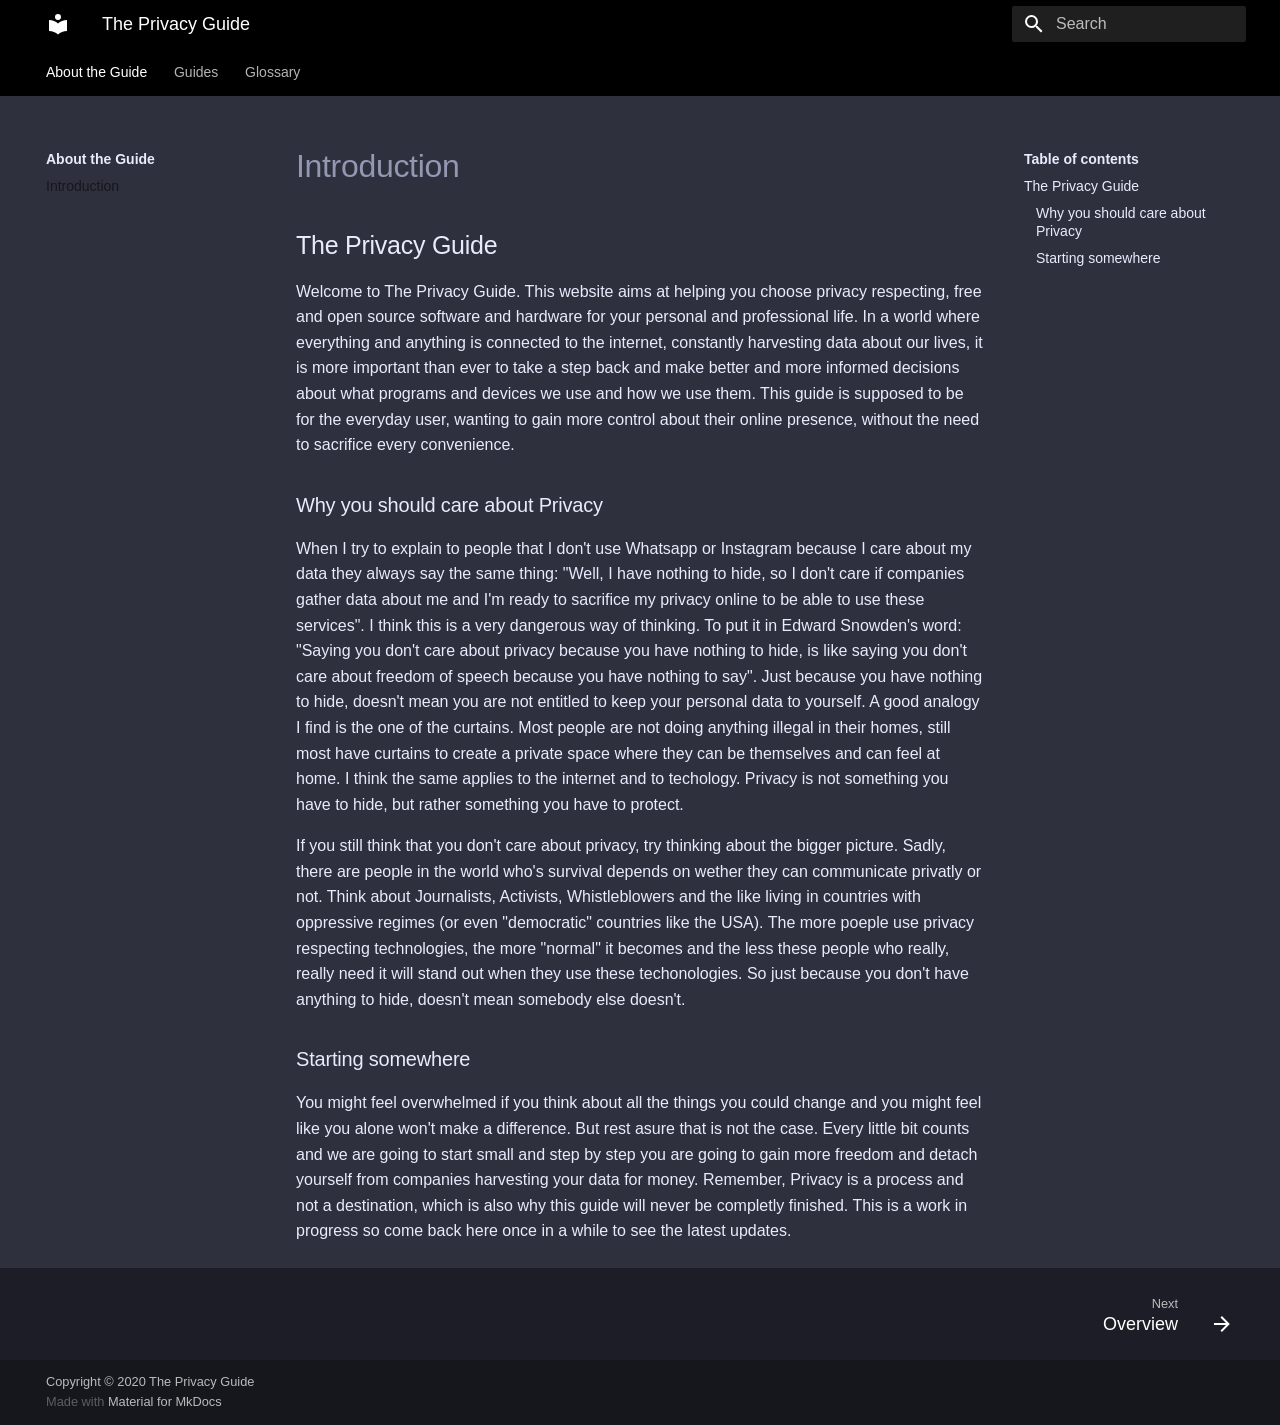
<file: index.html>
<!DOCTYPE html>

<html class="no-js" lang="en">
<head>
<meta charset="utf-8"/>
<meta content="width=device-width,initial-scale=1" name="viewport"/>
<meta content="A definitive guide to claim back your privacy online" name="description"/>
<link href="assets/images/favicon.png" rel="shortcut icon"/>
<meta content="mkdocs-1.1.2, mkdocs-material-5.5.13" name="generator"/>
<title>Introduction - The Privacy Guide</title>
<link href="assets/stylesheets/main.077507d7.min.css" rel="stylesheet"/>
<link href="assets/stylesheets/palette.ff0a5ce4.min.css" rel="stylesheet"/>
<meta content="#000000" name="theme-color"/>
<link href="custom.css" rel="stylesheet"/>
<meta content="website" property="og:type">
<meta content="The Privacy Guide" name="title" property="og:title">
<meta content="The Privacy Guide" property="og:site_name ">
<meta content="A definitive guide to claim back your privacy online" name="description" property="og:description">
<meta content="None" property="og:url">
<meta content="/docs/logo.svg" name="image" property="og:image"/>
<meta content="None" name="author"/>
<meta content="summary_large_image" name="twitter:card">
<meta content="The Privacy Guide | The Privacy Guide" name="twitter:title"/>
<meta content="A definitive guide to claim back your privacy online" name="twitter:description"/>
<meta content="/docs/logo.svg" name="twitter:image"/>
</meta></meta></meta></meta></meta></meta></head>
<body data-md-color-accent="deep-orange" data-md-color-primary="black" data-md-color-scheme="slate" dir="ltr">
<input autocomplete="off" class="md-toggle" data-md-toggle="drawer" id="__drawer" type="checkbox"/>
<input autocomplete="off" class="md-toggle" data-md-toggle="search" id="__search" type="checkbox"/>
<label class="md-overlay" for="__drawer"></label>
<div data-md-component="skip">
<a class="md-skip" href="#the_privacy_guide">
          Skip to content
        </a>
</div>
<div data-md-component="announce">
</div>
<header class="md-header" data-md-component="header">
<nav aria-label="Header" class="md-header-nav md-grid">
<a aria-label="The Privacy Guide" class="md-header-nav__button md-logo" href="." title="The Privacy Guide">
<svg viewbox="0 0 24 24" xmlns="http://www.w3.org/2000/svg"><path d="M12 8a3 3 0 003-3 3 3 0 00-3-3 3 3 0 00-3 3 3 3 0 003 3m0 3.54C9.64 9.35 6.5 8 3 8v11c3.5 0 6.64 1.35 9 3.54 2.36-2.19 5.5-3.54 9-3.54V8c-3.5 0-6.64 1.35-9 3.54z"></path></svg>
</a>
<label class="md-header-nav__button md-icon" for="__drawer">
<svg viewbox="0 0 24 24" xmlns="http://www.w3.org/2000/svg"><path d="M3 6h18v2H3V6m0 5h18v2H3v-2m0 5h18v2H3v-2z"></path></svg>
</label>
<div class="md-header-nav__title" data-md-component="header-title">
<div class="md-header-nav__ellipsis">
<span class="md-header-nav__topic md-ellipsis">
            The Privacy Guide
          </span>
<span class="md-header-nav__topic md-ellipsis">
            
              Introduction
            
          </span>
</div>
</div>
<label class="md-header-nav__button md-icon" for="__search">
<svg viewbox="0 0 24 24" xmlns="http://www.w3.org/2000/svg"><path d="M9.5 3A6.5 6.5 0 0116 9.5c0 1.61-.59 3.09-1.56 4.23l.27.27h.79l5 5-1.5 1.5-5-5v-.79l-.27-.27A6.516 6.516 0 019.5 16 6.5 6.5 0 013 9.5 6.5 6.5 0 019.5 3m0 2C7 5 5 7 5 9.5S7 14 9.5 14 14 12 14 9.5 12 5 9.5 5z"></path></svg>
</label>
<div class="md-search" data-md-component="search" role="dialog">
<label class="md-search__overlay" for="__search"></label>
<div class="md-search__inner" role="search">
<form class="md-search__form" name="search">
<input aria-label="Search" autocapitalize="off" autocomplete="off" autocorrect="off" class="md-search__input" data-md-component="search-query" data-md-state="active" name="query" placeholder="Search" spellcheck="false" type="text"/>
<label class="md-search__icon md-icon" for="__search">
<svg viewbox="0 0 24 24" xmlns="http://www.w3.org/2000/svg"><path d="M9.5 3A6.5 6.5 0 0116 9.5c0 1.61-.59 3.09-1.56 4.23l.27.27h.79l5 5-1.5 1.5-5-5v-.79l-.27-.27A6.516 6.516 0 019.5 16 6.5 6.5 0 013 9.5 6.5 6.5 0 019.5 3m0 2C7 5 5 7 5 9.5S7 14 9.5 14 14 12 14 9.5 12 5 9.5 5z"></path></svg>
<svg viewbox="0 0 24 24" xmlns="http://www.w3.org/2000/svg"><path d="M20 11v2H8l5.5 5.5-1.42 1.42L4.16 12l7.92-7.92L13.5 5.5 8 11h12z"></path></svg>
</label>
<button aria-label="Clear" class="md-search__icon md-icon" data-md-component="search-reset" tabindex="-1" type="reset">
<svg viewbox="0 0 24 24" xmlns="http://www.w3.org/2000/svg"><path d="M19 6.41L17.59 5 12 10.59 6.41 5 5 6.41 10.59 12 5 17.59 6.41 19 12 13.41 17.59 19 19 17.59 13.41 12 19 6.41z"></path></svg>
</button>
</form>
<div class="md-search__output">
<div class="md-search__scrollwrap" data-md-scrollfix="">
<div class="md-search-result" data-md-component="search-result">
<div class="md-search-result__meta">
            Initializing search
          </div>
<ol class="md-search-result__list"></ol>
</div>
</div>
</div>
</div>
</div>
</nav>
</header>
<div class="md-container" data-md-component="container">
<nav aria-label="Tabs" class="md-tabs md-tabs--active" data-md-component="tabs">
<div class="md-tabs__inner md-grid">
<ul class="md-tabs__list">
<li class="md-tabs__item">
<a class="md-tabs__link md-tabs__link--active" href=".">
          About the Guide
        </a>
</li>
<li class="md-tabs__item">
<a class="md-tabs__link" href="guides/">
          Guides
        </a>
</li>
<li class="md-tabs__item">
<a class="md-tabs__link" href="glossary/">
          Glossary
        </a>
</li>
</ul>
</div>
</nav>
<main class="md-main" data-md-component="main">
<div class="md-main__inner md-grid">
<div class="md-sidebar md-sidebar--primary" data-md-component="navigation">
<div class="md-sidebar__scrollwrap">
<div class="md-sidebar__inner">
<nav aria-label="Navigation" class="md-nav md-nav--primary" data-md-level="0">
<label class="md-nav__title" for="__drawer">
<a aria-label="The Privacy Guide" class="md-nav__button md-logo" href="." title="The Privacy Guide">
<svg viewbox="0 0 24 24" xmlns="http://www.w3.org/2000/svg"><path d="M12 8a3 3 0 003-3 3 3 0 00-3-3 3 3 0 00-3 3 3 3 0 003 3m0 3.54C9.64 9.35 6.5 8 3 8v11c3.5 0 6.64 1.35 9 3.54 2.36-2.19 5.5-3.54 9-3.54V8c-3.5 0-6.64 1.35-9 3.54z"></path></svg>
</a>
    The Privacy Guide
  </label>
<ul class="md-nav__list" data-md-scrollfix="">
<li class="md-nav__item md-nav__item--active md-nav__item--nested">
<input checked="" class="md-nav__toggle md-toggle" data-md-toggle="nav-1" id="nav-1" type="checkbox"/>
<label class="md-nav__link" for="nav-1">
      About the Guide
      <span class="md-nav__icon md-icon"></span>
</label>
<nav aria-label="About the Guide" class="md-nav" data-md-level="1">
<label class="md-nav__title" for="nav-1">
<span class="md-nav__icon md-icon"></span>
        About the Guide
      </label>
<ul class="md-nav__list" data-md-scrollfix="">
<li class="md-nav__item md-nav__item--active">
<input class="md-nav__toggle md-toggle" data-md-toggle="toc" id="__toc" type="checkbox"/>
<label class="md-nav__link md-nav__link--active" for="__toc">
        Introduction
        <span class="md-nav__icon md-icon"></span>
</label>
<a class="md-nav__link md-nav__link--active" href="." title="Introduction">
      Introduction
    </a>
<nav aria-label="Table of contents" class="md-nav md-nav--secondary">
<label class="md-nav__title" for="__toc">
<span class="md-nav__icon md-icon"></span>
      Table of contents
    </label>
<ul class="md-nav__list" data-md-scrollfix="">
<li class="md-nav__item">
<a class="md-nav__link" href="#the_privacy_guide">
    The Privacy Guide
  </a>
<nav aria-label="The Privacy Guide" class="md-nav">
<ul class="md-nav__list">
<li class="md-nav__item">
<a class="md-nav__link" href="#why_you_should_care_about_privacy">
    Why you should care about Privacy
  </a>
</li>
<li class="md-nav__item">
<a class="md-nav__link" href="#starting_somewhere">
    Starting somewhere
  </a>
</li>
</ul>
</nav>
</li>
</ul>
</nav>
</li>
</ul>
</nav>
</li>
<li class="md-nav__item md-nav__item--nested">
<input class="md-nav__toggle md-toggle" data-md-toggle="nav-2" id="nav-2" type="checkbox"/>
<label class="md-nav__link" for="nav-2">
      Guides
      <span class="md-nav__icon md-icon"></span>
</label>
<nav aria-label="Guides" class="md-nav" data-md-level="1">
<label class="md-nav__title" for="nav-2">
<span class="md-nav__icon md-icon"></span>
        Guides
      </label>
<ul class="md-nav__list" data-md-scrollfix="">
<li class="md-nav__item">
<a class="md-nav__link" href="guides/" title="Overview">
      Overview
    </a>
</li>
<li class="md-nav__item">
<a class="md-nav__link" href="guides/1_Securing_Accounts/" title="1. Securing Your Online Accounts">
      1. Securing Your Online Accounts
    </a>
</li>
</ul>
</nav>
</li>
<li class="md-nav__item md-nav__item--nested">
<input class="md-nav__toggle md-toggle" data-md-toggle="nav-3" id="nav-3" type="checkbox"/>
<label class="md-nav__link" for="nav-3">
      Glossary
      <span class="md-nav__icon md-icon"></span>
</label>
<nav aria-label="Glossary" class="md-nav" data-md-level="1">
<label class="md-nav__title" for="nav-3">
<span class="md-nav__icon md-icon"></span>
        Glossary
      </label>
<ul class="md-nav__list" data-md-scrollfix="">
<li class="md-nav__item">
<a class="md-nav__link" href="glossary/" title="A-Z">
      A-Z
    </a>
</li>
</ul>
</nav>
</li>
</ul>
</nav>
</div>
</div>
</div>
<div class="md-sidebar md-sidebar--secondary" data-md-component="toc">
<div class="md-sidebar__scrollwrap">
<div class="md-sidebar__inner">
<nav aria-label="Table of contents" class="md-nav md-nav--secondary">
<label class="md-nav__title" for="__toc">
<span class="md-nav__icon md-icon"></span>
      Table of contents
    </label>
<ul class="md-nav__list" data-md-scrollfix="">
<li class="md-nav__item">
<a class="md-nav__link" href="#the_privacy_guide">
    The Privacy Guide
  </a>
<nav aria-label="The Privacy Guide" class="md-nav">
<ul class="md-nav__list">
<li class="md-nav__item">
<a class="md-nav__link" href="#why_you_should_care_about_privacy">
    Why you should care about Privacy
  </a>
</li>
<li class="md-nav__item">
<a class="md-nav__link" href="#starting_somewhere">
    Starting somewhere
  </a>
</li>
</ul>
</nav>
</li>
</ul>
</nav>
</div>
</div>
</div>
<div class="md-content">
<article class="md-content__inner md-typeset">
<h1>Introduction</h1>
<h2 id="the_privacy_guide">The Privacy Guide<a class="headerlink" href="#the_privacy_guide" title="Permanent link">#</a></h2>
<p>Welcome to The Privacy Guide. This website aims at helping you choose privacy respecting, free and open source software and hardware for your personal and professional life. In a world where everything and anything is connected to the internet, constantly harvesting data about our lives, it is more important than ever to take a step back and make better and more informed decisions about what programs and devices we use and how we use them. This guide is supposed to be for the everyday user, wanting to gain more control about their online presence, without the need to sacrifice every convenience.</p>
<h3 id="why_you_should_care_about_privacy">Why you should care about Privacy<a class="headerlink" href="#why_you_should_care_about_privacy" title="Permanent link">#</a></h3>
<p>When I try to explain to people that I don't use Whatsapp or Instagram because I care about my data they always say the same thing: "Well, I have nothing to hide, so I don't care if companies gather data about me and I'm ready to sacrifice my privacy online to be able to use these services". I think this is a very dangerous way of thinking. To put it in Edward Snowden's word: "Saying you don't care about privacy because you have nothing to hide, is like saying you don't care about freedom of speech because you have nothing to say". Just because you have nothing to hide, doesn't mean you are not entitled to keep your personal data to yourself. A good analogy I find is the one of the curtains. Most people are not doing anything illegal in their homes, still most have curtains to create a private space where they can be themselves and can feel at home. I think the same applies to the internet and to techology. Privacy is not something you have to hide, but rather something you have to protect.</p>
<p>If you still think that you don't care about privacy, try thinking about the bigger picture. Sadly, there are people in the world who's survival depends on wether they can communicate privatly or not. Think about Journalists, Activists, Whistleblowers and the like living in countries with oppressive regimes (or even "democratic" countries like the USA). The more poeple use privacy respecting technologies, the more "normal" it becomes and the less these people who really, really need it will stand out when they use these techonologies. So just because you don't have anything to hide, doesn't mean somebody else doesn't.</p>
<h3 id="starting_somewhere">Starting somewhere<a class="headerlink" href="#starting_somewhere" title="Permanent link">#</a></h3>
<p>You might feel overwhelmed if you think about all the things you could change and you might feel like you alone won't make a difference. But rest asure that is not the case. Every little bit counts and we are going to start small and step by step you are going to gain more freedom and detach yourself from companies harvesting your data for money. Remember, Privacy is a process and not a destination, which is also why this guide will never be completly finished. This is a work in progress so come back here once in a while to see the latest updates.</p>
</article>
</div>
</div>
</main>
<footer class="md-footer">
<div class="md-footer-nav">
<nav aria-label="Footer" class="md-footer-nav__inner md-grid">
<a class="md-footer-nav__link md-footer-nav__link--next" href="guides/" rel="next" title="Overview">
<div class="md-footer-nav__title">
<div class="md-ellipsis">
<span class="md-footer-nav__direction">
                  Next
                </span>
                Overview
              </div>
</div>
<div class="md-footer-nav__button md-icon">
<svg viewbox="0 0 24 24" xmlns="http://www.w3.org/2000/svg"><path d="M4 11v2h12l-5.5 5.5 1.42 1.42L19.84 12l-7.92-7.92L10.5 5.5 16 11H4z"></path></svg>
</div>
</a>
</nav>
</div>
<div class="md-footer-meta md-typeset">
<div class="md-footer-meta__inner md-grid">
<div class="md-footer-copyright">
<div class="md-footer-copyright__highlight">
            Copyright © 2020 The Privacy Guide
          </div>
        
        Made with
        <a href="https://squidfunk.github.io/mkdocs-material/" rel="noopener" target="_blank">
          Material for MkDocs
        </a>
</div>
</div>
</div>
</footer>
</div>
<script src="assets/javascripts/vendor.2d1db4bd.min.js"></script>
<script src="assets/javascripts/bundle.6627ddf3.min.js"></script><script id="__lang" type="application/json">{"clipboard.copy": "Copy to clipboard", "clipboard.copied": "Copied to clipboard", "search.config.lang": "en", "search.config.pipeline": "trimmer, stopWordFilter", "search.config.separator": "[\\s\\-]+", "search.result.placeholder": "Type to start searching", "search.result.none": "No matching documents", "search.result.one": "1 matching document", "search.result.other": "# matching documents"}</script>
<script>
        app = initialize({
          base: ".",
          features: ['tabs'],
          search: Object.assign({
            worker: "assets/javascripts/worker/search.5eca75d3.min.js"
          }, typeof search !== "undefined" && search)
        })
      </script>
<script src="player.js"></script>
<script src="external.js"></script>
<script src="download.js"></script>
</body>
</html>
</file>
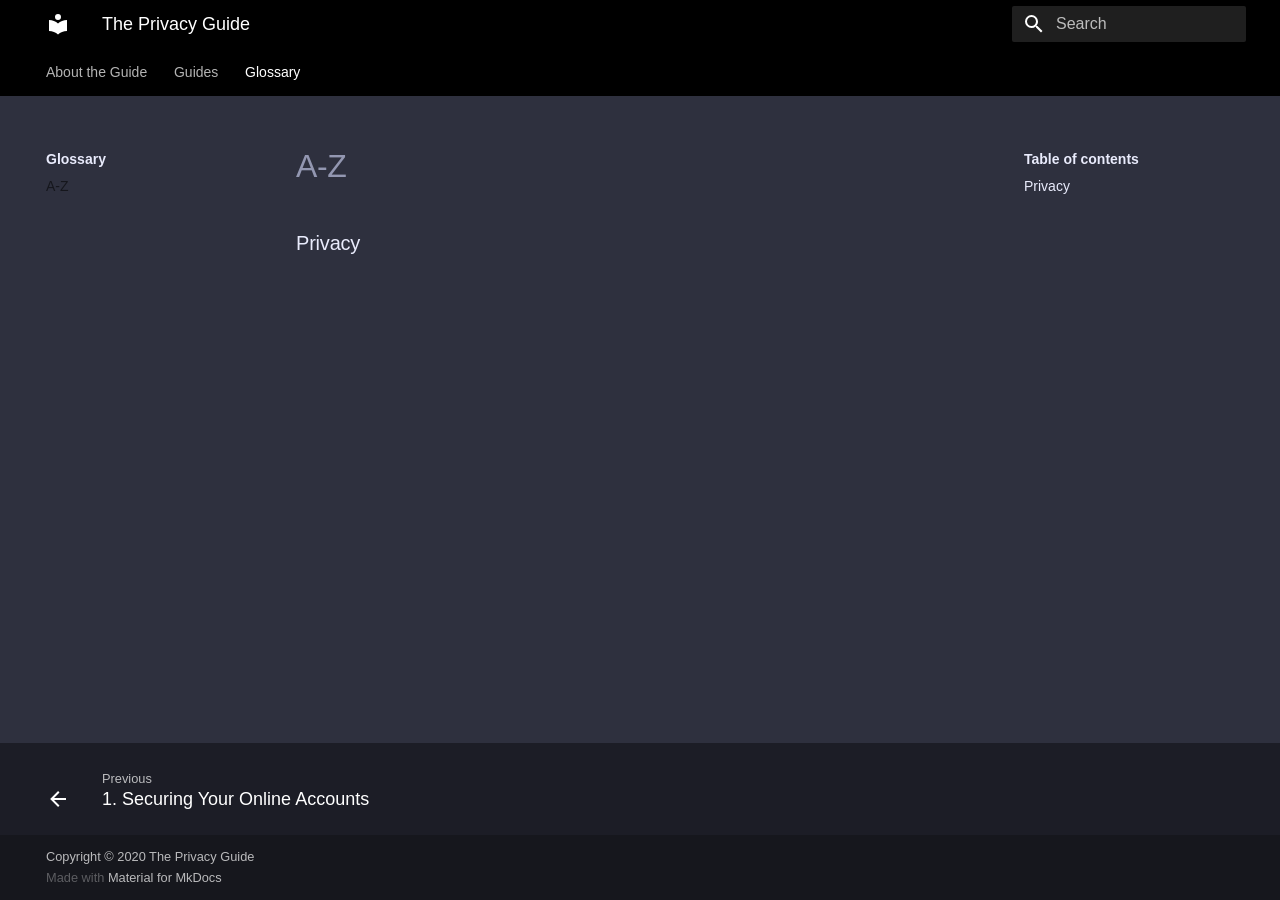
<file: glossary/index.html>
<!DOCTYPE html>

<html class="no-js" lang="en">
<head>
<meta charset="utf-8"/>
<meta content="width=device-width,initial-scale=1" name="viewport"/>
<meta content="A definitive guide to claim back your privacy online" name="description"/>
<link href="../assets/images/favicon.png" rel="shortcut icon"/>
<meta content="mkdocs-1.1.2, mkdocs-material-5.5.13" name="generator"/>
<title>Glossary - The Privacy Guide</title>
<link href="../assets/stylesheets/main.077507d7.min.css" rel="stylesheet"/>
<link href="../assets/stylesheets/palette.ff0a5ce4.min.css" rel="stylesheet"/>
<meta content="#000000" name="theme-color"/>
<link href="../custom.css" rel="stylesheet"/>
<meta content="website" property="og:type">
<meta content="Glossary" name="title" property="og:title">
<meta content="The Privacy Guide" property="og:site_name ">
<meta content="A definitive guide to claim back your privacy online" name="description" property="og:description">
<meta content="None" property="og:url">
<meta content="/docs/logo.svg" name="image" property="og:image"/>
<meta content="None" name="author"/>
<meta content="summary_large_image" name="twitter:card">
<meta content="Glossary | The Privacy Guide" name="twitter:title"/>
<meta content="A definitive guide to claim back your privacy online" name="twitter:description"/>
<meta content="/docs/logo.svg" name="twitter:image"/>
</meta></meta></meta></meta></meta></meta></head>
<body data-md-color-accent="deep-orange" data-md-color-primary="black" data-md-color-scheme="slate" dir="ltr">
<input autocomplete="off" class="md-toggle" data-md-toggle="drawer" id="__drawer" type="checkbox"/>
<input autocomplete="off" class="md-toggle" data-md-toggle="search" id="__search" type="checkbox"/>
<label class="md-overlay" for="__drawer"></label>
<div data-md-component="skip">
<a class="md-skip" href="#privacy">
          Skip to content
        </a>
</div>
<div data-md-component="announce">
</div>
<header class="md-header" data-md-component="header">
<nav aria-label="Header" class="md-header-nav md-grid">
<a aria-label="The Privacy Guide" class="md-header-nav__button md-logo" href=".." title="The Privacy Guide">
<svg viewbox="0 0 24 24" xmlns="http://www.w3.org/2000/svg"><path d="M12 8a3 3 0 003-3 3 3 0 00-3-3 3 3 0 00-3 3 3 3 0 003 3m0 3.54C9.64 9.35 6.5 8 3 8v11c3.5 0 6.64 1.35 9 3.54 2.36-2.19 5.5-3.54 9-3.54V8c-3.5 0-6.64 1.35-9 3.54z"></path></svg>
</a>
<label class="md-header-nav__button md-icon" for="__drawer">
<svg viewbox="0 0 24 24" xmlns="http://www.w3.org/2000/svg"><path d="M3 6h18v2H3V6m0 5h18v2H3v-2m0 5h18v2H3v-2z"></path></svg>
</label>
<div class="md-header-nav__title" data-md-component="header-title">
<div class="md-header-nav__ellipsis">
<span class="md-header-nav__topic md-ellipsis">
            The Privacy Guide
          </span>
<span class="md-header-nav__topic md-ellipsis">
            
              Glossary
            
          </span>
</div>
</div>
<label class="md-header-nav__button md-icon" for="__search">
<svg viewbox="0 0 24 24" xmlns="http://www.w3.org/2000/svg"><path d="M9.5 3A6.5 6.5 0 0116 9.5c0 1.61-.59 3.09-1.56 4.23l.27.27h.79l5 5-1.5 1.5-5-5v-.79l-.27-.27A6.516 6.516 0 019.5 16 6.5 6.5 0 013 9.5 6.5 6.5 0 019.5 3m0 2C7 5 5 7 5 9.5S7 14 9.5 14 14 12 14 9.5 12 5 9.5 5z"></path></svg>
</label>
<div class="md-search" data-md-component="search" role="dialog">
<label class="md-search__overlay" for="__search"></label>
<div class="md-search__inner" role="search">
<form class="md-search__form" name="search">
<input aria-label="Search" autocapitalize="off" autocomplete="off" autocorrect="off" class="md-search__input" data-md-component="search-query" data-md-state="active" name="query" placeholder="Search" spellcheck="false" type="text"/>
<label class="md-search__icon md-icon" for="__search">
<svg viewbox="0 0 24 24" xmlns="http://www.w3.org/2000/svg"><path d="M9.5 3A6.5 6.5 0 0116 9.5c0 1.61-.59 3.09-1.56 4.23l.27.27h.79l5 5-1.5 1.5-5-5v-.79l-.27-.27A6.516 6.516 0 019.5 16 6.5 6.5 0 013 9.5 6.5 6.5 0 019.5 3m0 2C7 5 5 7 5 9.5S7 14 9.5 14 14 12 14 9.5 12 5 9.5 5z"></path></svg>
<svg viewbox="0 0 24 24" xmlns="http://www.w3.org/2000/svg"><path d="M20 11v2H8l5.5 5.5-1.42 1.42L4.16 12l7.92-7.92L13.5 5.5 8 11h12z"></path></svg>
</label>
<button aria-label="Clear" class="md-search__icon md-icon" data-md-component="search-reset" tabindex="-1" type="reset">
<svg viewbox="0 0 24 24" xmlns="http://www.w3.org/2000/svg"><path d="M19 6.41L17.59 5 12 10.59 6.41 5 5 6.41 10.59 12 5 17.59 6.41 19 12 13.41 17.59 19 19 17.59 13.41 12 19 6.41z"></path></svg>
</button>
</form>
<div class="md-search__output">
<div class="md-search__scrollwrap" data-md-scrollfix="">
<div class="md-search-result" data-md-component="search-result">
<div class="md-search-result__meta">
            Initializing search
          </div>
<ol class="md-search-result__list"></ol>
</div>
</div>
</div>
</div>
</div>
</nav>
</header>
<div class="md-container" data-md-component="container">
<nav aria-label="Tabs" class="md-tabs md-tabs--active" data-md-component="tabs">
<div class="md-tabs__inner md-grid">
<ul class="md-tabs__list">
<li class="md-tabs__item">
<a class="md-tabs__link" href="..">
          About the Guide
        </a>
</li>
<li class="md-tabs__item">
<a class="md-tabs__link" href="../guides/">
          Guides
        </a>
</li>
<li class="md-tabs__item">
<a class="md-tabs__link md-tabs__link--active" href="./">
          Glossary
        </a>
</li>
</ul>
</div>
</nav>
<main class="md-main" data-md-component="main">
<div class="md-main__inner md-grid">
<div class="md-sidebar md-sidebar--primary" data-md-component="navigation">
<div class="md-sidebar__scrollwrap">
<div class="md-sidebar__inner">
<nav aria-label="Navigation" class="md-nav md-nav--primary" data-md-level="0">
<label class="md-nav__title" for="__drawer">
<a aria-label="The Privacy Guide" class="md-nav__button md-logo" href=".." title="The Privacy Guide">
<svg viewbox="0 0 24 24" xmlns="http://www.w3.org/2000/svg"><path d="M12 8a3 3 0 003-3 3 3 0 00-3-3 3 3 0 00-3 3 3 3 0 003 3m0 3.54C9.64 9.35 6.5 8 3 8v11c3.5 0 6.64 1.35 9 3.54 2.36-2.19 5.5-3.54 9-3.54V8c-3.5 0-6.64 1.35-9 3.54z"></path></svg>
</a>
    The Privacy Guide
  </label>
<ul class="md-nav__list" data-md-scrollfix="">
<li class="md-nav__item md-nav__item--nested">
<input class="md-nav__toggle md-toggle" data-md-toggle="nav-1" id="nav-1" type="checkbox"/>
<label class="md-nav__link" for="nav-1">
      About the Guide
      <span class="md-nav__icon md-icon"></span>
</label>
<nav aria-label="About the Guide" class="md-nav" data-md-level="1">
<label class="md-nav__title" for="nav-1">
<span class="md-nav__icon md-icon"></span>
        About the Guide
      </label>
<ul class="md-nav__list" data-md-scrollfix="">
<li class="md-nav__item">
<a class="md-nav__link" href=".." title="Introduction">
      Introduction
    </a>
</li>
</ul>
</nav>
</li>
<li class="md-nav__item md-nav__item--nested">
<input class="md-nav__toggle md-toggle" data-md-toggle="nav-2" id="nav-2" type="checkbox"/>
<label class="md-nav__link" for="nav-2">
      Guides
      <span class="md-nav__icon md-icon"></span>
</label>
<nav aria-label="Guides" class="md-nav" data-md-level="1">
<label class="md-nav__title" for="nav-2">
<span class="md-nav__icon md-icon"></span>
        Guides
      </label>
<ul class="md-nav__list" data-md-scrollfix="">
<li class="md-nav__item">
<a class="md-nav__link" href="../guides/" title="Overview">
      Overview
    </a>
</li>
<li class="md-nav__item">
<a class="md-nav__link" href="../guides/1_Securing_Accounts/" title="1. Securing Your Online Accounts">
      1. Securing Your Online Accounts
    </a>
</li>
</ul>
</nav>
</li>
<li class="md-nav__item md-nav__item--active md-nav__item--nested">
<input checked="" class="md-nav__toggle md-toggle" data-md-toggle="nav-3" id="nav-3" type="checkbox"/>
<label class="md-nav__link" for="nav-3">
      Glossary
      <span class="md-nav__icon md-icon"></span>
</label>
<nav aria-label="Glossary" class="md-nav" data-md-level="1">
<label class="md-nav__title" for="nav-3">
<span class="md-nav__icon md-icon"></span>
        Glossary
      </label>
<ul class="md-nav__list" data-md-scrollfix="">
<li class="md-nav__item md-nav__item--active">
<input class="md-nav__toggle md-toggle" data-md-toggle="toc" id="__toc" type="checkbox"/>
<label class="md-nav__link md-nav__link--active" for="__toc">
        A-Z
        <span class="md-nav__icon md-icon"></span>
</label>
<a class="md-nav__link md-nav__link--active" href="./" title="A-Z">
      A-Z
    </a>
<nav aria-label="Table of contents" class="md-nav md-nav--secondary">
<label class="md-nav__title" for="__toc">
<span class="md-nav__icon md-icon"></span>
      Table of contents
    </label>
<ul class="md-nav__list" data-md-scrollfix="">
<li class="md-nav__item">
<a class="md-nav__link" href="#privacy">
    Privacy
  </a>
</li>
</ul>
</nav>
</li>
</ul>
</nav>
</li>
</ul>
</nav>
</div>
</div>
</div>
<div class="md-sidebar md-sidebar--secondary" data-md-component="toc">
<div class="md-sidebar__scrollwrap">
<div class="md-sidebar__inner">
<nav aria-label="Table of contents" class="md-nav md-nav--secondary">
<label class="md-nav__title" for="__toc">
<span class="md-nav__icon md-icon"></span>
      Table of contents
    </label>
<ul class="md-nav__list" data-md-scrollfix="">
<li class="md-nav__item">
<a class="md-nav__link" href="#privacy">
    Privacy
  </a>
</li>
</ul>
</nav>
</div>
</div>
</div>
<div class="md-content">
<article class="md-content__inner md-typeset">
<h1>A-Z</h1>
<h3 id="privacy">Privacy<a class="headerlink" href="#privacy" title="Permanent link">#</a></h3>
</article>
</div>
</div>
</main>
<footer class="md-footer">
<div class="md-footer-nav">
<nav aria-label="Footer" class="md-footer-nav__inner md-grid">
<a class="md-footer-nav__link md-footer-nav__link--prev" href="../guides/1_Securing_Accounts/" rel="prev" title="1. Securing Your Online Accounts">
<div class="md-footer-nav__button md-icon">
<svg viewbox="0 0 24 24" xmlns="http://www.w3.org/2000/svg"><path d="M20 11v2H8l5.5 5.5-1.42 1.42L4.16 12l7.92-7.92L13.5 5.5 8 11h12z"></path></svg>
</div>
<div class="md-footer-nav__title">
<div class="md-ellipsis">
<span class="md-footer-nav__direction">
                  Previous
                </span>
                1. Securing Your Online Accounts
              </div>
</div>
</a>
</nav>
</div>
<div class="md-footer-meta md-typeset">
<div class="md-footer-meta__inner md-grid">
<div class="md-footer-copyright">
<div class="md-footer-copyright__highlight">
            Copyright © 2020 The Privacy Guide
          </div>
        
        Made with
        <a href="https://squidfunk.github.io/mkdocs-material/" rel="noopener" target="_blank">
          Material for MkDocs
        </a>
</div>
</div>
</div>
</footer>
</div>
<script src="../assets/javascripts/vendor.2d1db4bd.min.js"></script>
<script src="../assets/javascripts/bundle.6627ddf3.min.js"></script><script id="__lang" type="application/json">{"clipboard.copy": "Copy to clipboard", "clipboard.copied": "Copied to clipboard", "search.config.lang": "en", "search.config.pipeline": "trimmer, stopWordFilter", "search.config.separator": "[\\s\\-]+", "search.result.placeholder": "Type to start searching", "search.result.none": "No matching documents", "search.result.one": "1 matching document", "search.result.other": "# matching documents"}</script>
<script>
        app = initialize({
          base: "..",
          features: ['tabs'],
          search: Object.assign({
            worker: "../assets/javascripts/worker/search.5eca75d3.min.js"
          }, typeof search !== "undefined" && search)
        })
      </script>
<script src="../player.js"></script>
<script src="../external.js"></script>
<script src="../download.js"></script>
</body>
</html>
</file>
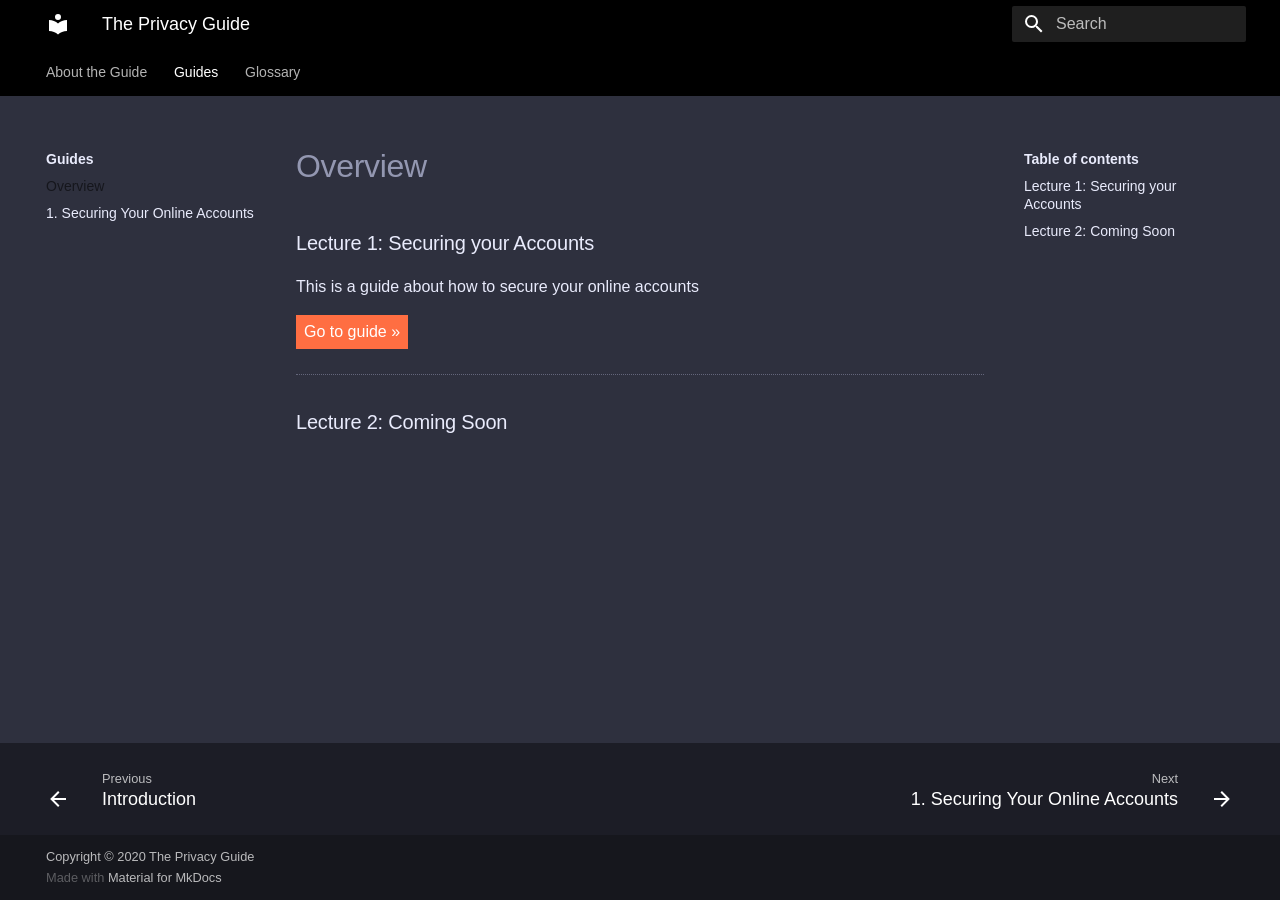
<file: guides/index.html>
<!DOCTYPE html>

<html class="no-js" lang="en">
<head>
<meta charset="utf-8"/>
<meta content="width=device-width,initial-scale=1" name="viewport"/>
<meta content="A definitive guide to claim back your privacy online" name="description"/>
<link href="../assets/images/favicon.png" rel="shortcut icon"/>
<meta content="mkdocs-1.1.2, mkdocs-material-5.5.13" name="generator"/>
<title>Overview - The Privacy Guide</title>
<link href="../assets/stylesheets/main.077507d7.min.css" rel="stylesheet"/>
<link href="../assets/stylesheets/palette.ff0a5ce4.min.css" rel="stylesheet"/>
<meta content="#000000" name="theme-color"/>
<link href="../custom.css" rel="stylesheet"/>
<meta content="website" property="og:type">
<meta content="The Privacy Guide" name="title" property="og:title">
<meta content="The Privacy Guide" property="og:site_name ">
<meta content="A definitive guide to claim back your privacy online" name="description" property="og:description">
<meta content="None" property="og:url">
<meta content="/docs/logo.svg" name="image" property="og:image"/>
<meta content="None" name="author"/>
<meta content="summary_large_image" name="twitter:card">
<meta content="The Privacy Guide | The Privacy Guide" name="twitter:title"/>
<meta content="A definitive guide to claim back your privacy online" name="twitter:description"/>
<meta content="/docs/logo.svg" name="twitter:image"/>
</meta></meta></meta></meta></meta></meta></head>
<body data-md-color-accent="deep-orange" data-md-color-primary="black" data-md-color-scheme="slate" dir="ltr">
<input autocomplete="off" class="md-toggle" data-md-toggle="drawer" id="__drawer" type="checkbox"/>
<input autocomplete="off" class="md-toggle" data-md-toggle="search" id="__search" type="checkbox"/>
<label class="md-overlay" for="__drawer"></label>
<div data-md-component="skip">
<a class="md-skip" href="#lecture_1_securing_your_accounts">
          Skip to content
        </a>
</div>
<div data-md-component="announce">
</div>
<header class="md-header" data-md-component="header">
<nav aria-label="Header" class="md-header-nav md-grid">
<a aria-label="The Privacy Guide" class="md-header-nav__button md-logo" href=".." title="The Privacy Guide">
<svg viewbox="0 0 24 24" xmlns="http://www.w3.org/2000/svg"><path d="M12 8a3 3 0 003-3 3 3 0 00-3-3 3 3 0 00-3 3 3 3 0 003 3m0 3.54C9.64 9.35 6.5 8 3 8v11c3.5 0 6.64 1.35 9 3.54 2.36-2.19 5.5-3.54 9-3.54V8c-3.5 0-6.64 1.35-9 3.54z"></path></svg>
</a>
<label class="md-header-nav__button md-icon" for="__drawer">
<svg viewbox="0 0 24 24" xmlns="http://www.w3.org/2000/svg"><path d="M3 6h18v2H3V6m0 5h18v2H3v-2m0 5h18v2H3v-2z"></path></svg>
</label>
<div class="md-header-nav__title" data-md-component="header-title">
<div class="md-header-nav__ellipsis">
<span class="md-header-nav__topic md-ellipsis">
            The Privacy Guide
          </span>
<span class="md-header-nav__topic md-ellipsis">
            
              Overview
            
          </span>
</div>
</div>
<label class="md-header-nav__button md-icon" for="__search">
<svg viewbox="0 0 24 24" xmlns="http://www.w3.org/2000/svg"><path d="M9.5 3A6.5 6.5 0 0116 9.5c0 1.61-.59 3.09-1.56 4.23l.27.27h.79l5 5-1.5 1.5-5-5v-.79l-.27-.27A6.516 6.516 0 019.5 16 6.5 6.5 0 013 9.5 6.5 6.5 0 019.5 3m0 2C7 5 5 7 5 9.5S7 14 9.5 14 14 12 14 9.5 12 5 9.5 5z"></path></svg>
</label>
<div class="md-search" data-md-component="search" role="dialog">
<label class="md-search__overlay" for="__search"></label>
<div class="md-search__inner" role="search">
<form class="md-search__form" name="search">
<input aria-label="Search" autocapitalize="off" autocomplete="off" autocorrect="off" class="md-search__input" data-md-component="search-query" data-md-state="active" name="query" placeholder="Search" spellcheck="false" type="text"/>
<label class="md-search__icon md-icon" for="__search">
<svg viewbox="0 0 24 24" xmlns="http://www.w3.org/2000/svg"><path d="M9.5 3A6.5 6.5 0 0116 9.5c0 1.61-.59 3.09-1.56 4.23l.27.27h.79l5 5-1.5 1.5-5-5v-.79l-.27-.27A6.516 6.516 0 019.5 16 6.5 6.5 0 013 9.5 6.5 6.5 0 019.5 3m0 2C7 5 5 7 5 9.5S7 14 9.5 14 14 12 14 9.5 12 5 9.5 5z"></path></svg>
<svg viewbox="0 0 24 24" xmlns="http://www.w3.org/2000/svg"><path d="M20 11v2H8l5.5 5.5-1.42 1.42L4.16 12l7.92-7.92L13.5 5.5 8 11h12z"></path></svg>
</label>
<button aria-label="Clear" class="md-search__icon md-icon" data-md-component="search-reset" tabindex="-1" type="reset">
<svg viewbox="0 0 24 24" xmlns="http://www.w3.org/2000/svg"><path d="M19 6.41L17.59 5 12 10.59 6.41 5 5 6.41 10.59 12 5 17.59 6.41 19 12 13.41 17.59 19 19 17.59 13.41 12 19 6.41z"></path></svg>
</button>
</form>
<div class="md-search__output">
<div class="md-search__scrollwrap" data-md-scrollfix="">
<div class="md-search-result" data-md-component="search-result">
<div class="md-search-result__meta">
            Initializing search
          </div>
<ol class="md-search-result__list"></ol>
</div>
</div>
</div>
</div>
</div>
</nav>
</header>
<div class="md-container" data-md-component="container">
<nav aria-label="Tabs" class="md-tabs md-tabs--active" data-md-component="tabs">
<div class="md-tabs__inner md-grid">
<ul class="md-tabs__list">
<li class="md-tabs__item">
<a class="md-tabs__link" href="..">
          About the Guide
        </a>
</li>
<li class="md-tabs__item">
<a class="md-tabs__link md-tabs__link--active" href="./">
          Guides
        </a>
</li>
<li class="md-tabs__item">
<a class="md-tabs__link" href="../glossary/">
          Glossary
        </a>
</li>
</ul>
</div>
</nav>
<main class="md-main" data-md-component="main">
<div class="md-main__inner md-grid">
<div class="md-sidebar md-sidebar--primary" data-md-component="navigation">
<div class="md-sidebar__scrollwrap">
<div class="md-sidebar__inner">
<nav aria-label="Navigation" class="md-nav md-nav--primary" data-md-level="0">
<label class="md-nav__title" for="__drawer">
<a aria-label="The Privacy Guide" class="md-nav__button md-logo" href=".." title="The Privacy Guide">
<svg viewbox="0 0 24 24" xmlns="http://www.w3.org/2000/svg"><path d="M12 8a3 3 0 003-3 3 3 0 00-3-3 3 3 0 00-3 3 3 3 0 003 3m0 3.54C9.64 9.35 6.5 8 3 8v11c3.5 0 6.64 1.35 9 3.54 2.36-2.19 5.5-3.54 9-3.54V8c-3.5 0-6.64 1.35-9 3.54z"></path></svg>
</a>
    The Privacy Guide
  </label>
<ul class="md-nav__list" data-md-scrollfix="">
<li class="md-nav__item md-nav__item--nested">
<input class="md-nav__toggle md-toggle" data-md-toggle="nav-1" id="nav-1" type="checkbox"/>
<label class="md-nav__link" for="nav-1">
      About the Guide
      <span class="md-nav__icon md-icon"></span>
</label>
<nav aria-label="About the Guide" class="md-nav" data-md-level="1">
<label class="md-nav__title" for="nav-1">
<span class="md-nav__icon md-icon"></span>
        About the Guide
      </label>
<ul class="md-nav__list" data-md-scrollfix="">
<li class="md-nav__item">
<a class="md-nav__link" href=".." title="Introduction">
      Introduction
    </a>
</li>
</ul>
</nav>
</li>
<li class="md-nav__item md-nav__item--active md-nav__item--nested">
<input checked="" class="md-nav__toggle md-toggle" data-md-toggle="nav-2" id="nav-2" type="checkbox"/>
<label class="md-nav__link" for="nav-2">
      Guides
      <span class="md-nav__icon md-icon"></span>
</label>
<nav aria-label="Guides" class="md-nav" data-md-level="1">
<label class="md-nav__title" for="nav-2">
<span class="md-nav__icon md-icon"></span>
        Guides
      </label>
<ul class="md-nav__list" data-md-scrollfix="">
<li class="md-nav__item md-nav__item--active">
<input class="md-nav__toggle md-toggle" data-md-toggle="toc" id="__toc" type="checkbox"/>
<label class="md-nav__link md-nav__link--active" for="__toc">
        Overview
        <span class="md-nav__icon md-icon"></span>
</label>
<a class="md-nav__link md-nav__link--active" href="./" title="Overview">
      Overview
    </a>
<nav aria-label="Table of contents" class="md-nav md-nav--secondary">
<label class="md-nav__title" for="__toc">
<span class="md-nav__icon md-icon"></span>
      Table of contents
    </label>
<ul class="md-nav__list" data-md-scrollfix="">
<li class="md-nav__item">
<a class="md-nav__link" href="#lecture_1_securing_your_accounts">
    Lecture 1: Securing your Accounts
  </a>
</li>
<li class="md-nav__item">
<a class="md-nav__link" href="#lecture_2_coming_soon">
    Lecture 2: Coming Soon
  </a>
</li>
</ul>
</nav>
</li>
<li class="md-nav__item">
<a class="md-nav__link" href="1_Securing_Accounts/" title="1. Securing Your Online Accounts">
      1. Securing Your Online Accounts
    </a>
</li>
</ul>
</nav>
</li>
<li class="md-nav__item md-nav__item--nested">
<input class="md-nav__toggle md-toggle" data-md-toggle="nav-3" id="nav-3" type="checkbox"/>
<label class="md-nav__link" for="nav-3">
      Glossary
      <span class="md-nav__icon md-icon"></span>
</label>
<nav aria-label="Glossary" class="md-nav" data-md-level="1">
<label class="md-nav__title" for="nav-3">
<span class="md-nav__icon md-icon"></span>
        Glossary
      </label>
<ul class="md-nav__list" data-md-scrollfix="">
<li class="md-nav__item">
<a class="md-nav__link" href="../glossary/" title="A-Z">
      A-Z
    </a>
</li>
</ul>
</nav>
</li>
</ul>
</nav>
</div>
</div>
</div>
<div class="md-sidebar md-sidebar--secondary" data-md-component="toc">
<div class="md-sidebar__scrollwrap">
<div class="md-sidebar__inner">
<nav aria-label="Table of contents" class="md-nav md-nav--secondary">
<label class="md-nav__title" for="__toc">
<span class="md-nav__icon md-icon"></span>
      Table of contents
    </label>
<ul class="md-nav__list" data-md-scrollfix="">
<li class="md-nav__item">
<a class="md-nav__link" href="#lecture_1_securing_your_accounts">
    Lecture 1: Securing your Accounts
  </a>
</li>
<li class="md-nav__item">
<a class="md-nav__link" href="#lecture_2_coming_soon">
    Lecture 2: Coming Soon
  </a>
</li>
</ul>
</nav>
</div>
</div>
</div>
<div class="md-content">
<article class="md-content__inner md-typeset">
<h1>Overview</h1>
<h3 id="lecture_1_securing_your_accounts">Lecture 1: Securing your Accounts<a class="headerlink" href="#lecture_1_securing_your_accounts" title="Permanent link">#</a></h3>
<p>This is a guide about how to secure your online accounts </p>
<p><a href="/guides/1_Securing_Accounts/"><button>Go to guide »</button></a></p>
<hr/>
<h3 id="lecture_2_coming_soon">Lecture 2: Coming Soon<a class="headerlink" href="#lecture_2_coming_soon" title="Permanent link">#</a></h3>
</article>
</div>
</div>
</main>
<footer class="md-footer">
<div class="md-footer-nav">
<nav aria-label="Footer" class="md-footer-nav__inner md-grid">
<a class="md-footer-nav__link md-footer-nav__link--prev" href=".." rel="prev" title="Introduction">
<div class="md-footer-nav__button md-icon">
<svg viewbox="0 0 24 24" xmlns="http://www.w3.org/2000/svg"><path d="M20 11v2H8l5.5 5.5-1.42 1.42L4.16 12l7.92-7.92L13.5 5.5 8 11h12z"></path></svg>
</div>
<div class="md-footer-nav__title">
<div class="md-ellipsis">
<span class="md-footer-nav__direction">
                  Previous
                </span>
                Introduction
              </div>
</div>
</a>
<a class="md-footer-nav__link md-footer-nav__link--next" href="1_Securing_Accounts/" rel="next" title="1. Securing Your Online Accounts">
<div class="md-footer-nav__title">
<div class="md-ellipsis">
<span class="md-footer-nav__direction">
                  Next
                </span>
                1. Securing Your Online Accounts
              </div>
</div>
<div class="md-footer-nav__button md-icon">
<svg viewbox="0 0 24 24" xmlns="http://www.w3.org/2000/svg"><path d="M4 11v2h12l-5.5 5.5 1.42 1.42L19.84 12l-7.92-7.92L10.5 5.5 16 11H4z"></path></svg>
</div>
</a>
</nav>
</div>
<div class="md-footer-meta md-typeset">
<div class="md-footer-meta__inner md-grid">
<div class="md-footer-copyright">
<div class="md-footer-copyright__highlight">
            Copyright © 2020 The Privacy Guide
          </div>
        
        Made with
        <a href="https://squidfunk.github.io/mkdocs-material/" rel="noopener" target="_blank">
          Material for MkDocs
        </a>
</div>
</div>
</div>
</footer>
</div>
<script src="../assets/javascripts/vendor.2d1db4bd.min.js"></script>
<script src="../assets/javascripts/bundle.6627ddf3.min.js"></script><script id="__lang" type="application/json">{"clipboard.copy": "Copy to clipboard", "clipboard.copied": "Copied to clipboard", "search.config.lang": "en", "search.config.pipeline": "trimmer, stopWordFilter", "search.config.separator": "[\\s\\-]+", "search.result.placeholder": "Type to start searching", "search.result.none": "No matching documents", "search.result.one": "1 matching document", "search.result.other": "# matching documents"}</script>
<script>
        app = initialize({
          base: "..",
          features: ['tabs'],
          search: Object.assign({
            worker: "../assets/javascripts/worker/search.5eca75d3.min.js"
          }, typeof search !== "undefined" && search)
        })
      </script>
<script src="../player.js"></script>
<script src="../external.js"></script>
<script src="../download.js"></script>
</body>
</html>
</file>
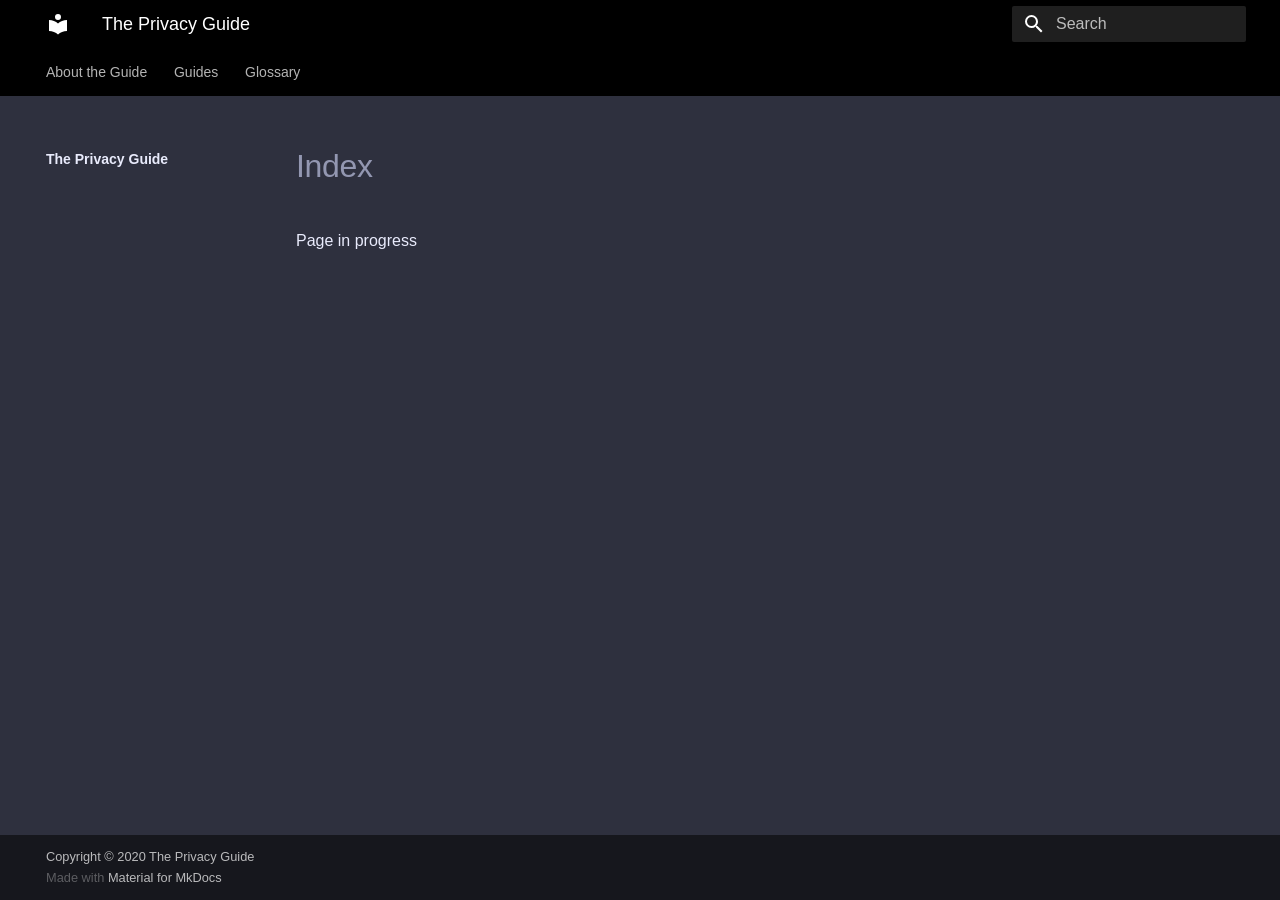
<file: help/index.html>
<!DOCTYPE html>

<html class="no-js" lang="en">
<head>
<meta charset="utf-8"/>
<meta content="width=device-width,initial-scale=1" name="viewport"/>
<meta content="A definitive guide to claim back your privacy online" name="description"/>
<link href="../assets/images/favicon.png" rel="shortcut icon"/>
<meta content="mkdocs-1.1.2, mkdocs-material-5.5.13" name="generator"/>
<title>Index - The Privacy Guide</title>
<link href="../assets/stylesheets/main.077507d7.min.css" rel="stylesheet"/>
<link href="../assets/stylesheets/palette.ff0a5ce4.min.css" rel="stylesheet"/>
<meta content="#000000" name="theme-color"/>
<link href="../custom.css" rel="stylesheet"/>
<meta content="website" property="og:type">
<meta content="The Privacy Guide" name="title" property="og:title">
<meta content="The Privacy Guide" property="og:site_name ">
<meta content="A definitive guide to claim back your privacy online" name="description" property="og:description">
<meta content="None" property="og:url">
<meta content="/docs/logo.svg" name="image" property="og:image"/>
<meta content="None" name="author"/>
<meta content="summary_large_image" name="twitter:card">
<meta content="The Privacy Guide | The Privacy Guide" name="twitter:title"/>
<meta content="A definitive guide to claim back your privacy online" name="twitter:description"/>
<meta content="/docs/logo.svg" name="twitter:image"/>
</meta></meta></meta></meta></meta></meta></head>
<body data-md-color-accent="deep-orange" data-md-color-primary="black" data-md-color-scheme="slate" dir="ltr">
<input autocomplete="off" class="md-toggle" data-md-toggle="drawer" id="__drawer" type="checkbox"/>
<input autocomplete="off" class="md-toggle" data-md-toggle="search" id="__search" type="checkbox"/>
<label class="md-overlay" for="__drawer"></label>
<div data-md-component="skip">
</div>
<div data-md-component="announce">
</div>
<header class="md-header" data-md-component="header">
<nav aria-label="Header" class="md-header-nav md-grid">
<a aria-label="The Privacy Guide" class="md-header-nav__button md-logo" href=".." title="The Privacy Guide">
<svg viewbox="0 0 24 24" xmlns="http://www.w3.org/2000/svg"><path d="M12 8a3 3 0 003-3 3 3 0 00-3-3 3 3 0 00-3 3 3 3 0 003 3m0 3.54C9.64 9.35 6.5 8 3 8v11c3.5 0 6.64 1.35 9 3.54 2.36-2.19 5.5-3.54 9-3.54V8c-3.5 0-6.64 1.35-9 3.54z"></path></svg>
</a>
<label class="md-header-nav__button md-icon" for="__drawer">
<svg viewbox="0 0 24 24" xmlns="http://www.w3.org/2000/svg"><path d="M3 6h18v2H3V6m0 5h18v2H3v-2m0 5h18v2H3v-2z"></path></svg>
</label>
<div class="md-header-nav__title" data-md-component="header-title">
<div class="md-header-nav__ellipsis">
<span class="md-header-nav__topic md-ellipsis">
            The Privacy Guide
          </span>
<span class="md-header-nav__topic md-ellipsis">
            
              Index
            
          </span>
</div>
</div>
<label class="md-header-nav__button md-icon" for="__search">
<svg viewbox="0 0 24 24" xmlns="http://www.w3.org/2000/svg"><path d="M9.5 3A6.5 6.5 0 0116 9.5c0 1.61-.59 3.09-1.56 4.23l.27.27h.79l5 5-1.5 1.5-5-5v-.79l-.27-.27A6.516 6.516 0 019.5 16 6.5 6.5 0 013 9.5 6.5 6.5 0 019.5 3m0 2C7 5 5 7 5 9.5S7 14 9.5 14 14 12 14 9.5 12 5 9.5 5z"></path></svg>
</label>
<div class="md-search" data-md-component="search" role="dialog">
<label class="md-search__overlay" for="__search"></label>
<div class="md-search__inner" role="search">
<form class="md-search__form" name="search">
<input aria-label="Search" autocapitalize="off" autocomplete="off" autocorrect="off" class="md-search__input" data-md-component="search-query" data-md-state="active" name="query" placeholder="Search" spellcheck="false" type="text"/>
<label class="md-search__icon md-icon" for="__search">
<svg viewbox="0 0 24 24" xmlns="http://www.w3.org/2000/svg"><path d="M9.5 3A6.5 6.5 0 0116 9.5c0 1.61-.59 3.09-1.56 4.23l.27.27h.79l5 5-1.5 1.5-5-5v-.79l-.27-.27A6.516 6.516 0 019.5 16 6.5 6.5 0 013 9.5 6.5 6.5 0 019.5 3m0 2C7 5 5 7 5 9.5S7 14 9.5 14 14 12 14 9.5 12 5 9.5 5z"></path></svg>
<svg viewbox="0 0 24 24" xmlns="http://www.w3.org/2000/svg"><path d="M20 11v2H8l5.5 5.5-1.42 1.42L4.16 12l7.92-7.92L13.5 5.5 8 11h12z"></path></svg>
</label>
<button aria-label="Clear" class="md-search__icon md-icon" data-md-component="search-reset" tabindex="-1" type="reset">
<svg viewbox="0 0 24 24" xmlns="http://www.w3.org/2000/svg"><path d="M19 6.41L17.59 5 12 10.59 6.41 5 5 6.41 10.59 12 5 17.59 6.41 19 12 13.41 17.59 19 19 17.59 13.41 12 19 6.41z"></path></svg>
</button>
</form>
<div class="md-search__output">
<div class="md-search__scrollwrap" data-md-scrollfix="">
<div class="md-search-result" data-md-component="search-result">
<div class="md-search-result__meta">
            Initializing search
          </div>
<ol class="md-search-result__list"></ol>
</div>
</div>
</div>
</div>
</div>
</nav>
</header>
<div class="md-container" data-md-component="container">
<nav aria-label="Tabs" class="md-tabs" data-md-component="tabs">
<div class="md-tabs__inner md-grid">
<ul class="md-tabs__list">
<li class="md-tabs__item">
<a class="md-tabs__link" href="..">
          About the Guide
        </a>
</li>
<li class="md-tabs__item">
<a class="md-tabs__link" href="../guides/">
          Guides
        </a>
</li>
<li class="md-tabs__item">
<a class="md-tabs__link" href="../glossary/">
          Glossary
        </a>
</li>
</ul>
</div>
</nav>
<main class="md-main" data-md-component="main">
<div class="md-main__inner md-grid">
<div class="md-sidebar md-sidebar--primary" data-md-component="navigation">
<div class="md-sidebar__scrollwrap">
<div class="md-sidebar__inner">
<nav aria-label="Navigation" class="md-nav md-nav--primary" data-md-level="0">
<label class="md-nav__title" for="__drawer">
<a aria-label="The Privacy Guide" class="md-nav__button md-logo" href=".." title="The Privacy Guide">
<svg viewbox="0 0 24 24" xmlns="http://www.w3.org/2000/svg"><path d="M12 8a3 3 0 003-3 3 3 0 00-3-3 3 3 0 00-3 3 3 3 0 003 3m0 3.54C9.64 9.35 6.5 8 3 8v11c3.5 0 6.64 1.35 9 3.54 2.36-2.19 5.5-3.54 9-3.54V8c-3.5 0-6.64 1.35-9 3.54z"></path></svg>
</a>
    The Privacy Guide
  </label>
<ul class="md-nav__list" data-md-scrollfix="">
<li class="md-nav__item md-nav__item--nested">
<input class="md-nav__toggle md-toggle" data-md-toggle="nav-1" id="nav-1" type="checkbox"/>
<label class="md-nav__link" for="nav-1">
      About the Guide
      <span class="md-nav__icon md-icon"></span>
</label>
<nav aria-label="About the Guide" class="md-nav" data-md-level="1">
<label class="md-nav__title" for="nav-1">
<span class="md-nav__icon md-icon"></span>
        About the Guide
      </label>
<ul class="md-nav__list" data-md-scrollfix="">
<li class="md-nav__item">
<a class="md-nav__link" href=".." title="Introduction">
      Introduction
    </a>
</li>
</ul>
</nav>
</li>
<li class="md-nav__item md-nav__item--nested">
<input class="md-nav__toggle md-toggle" data-md-toggle="nav-2" id="nav-2" type="checkbox"/>
<label class="md-nav__link" for="nav-2">
      Guides
      <span class="md-nav__icon md-icon"></span>
</label>
<nav aria-label="Guides" class="md-nav" data-md-level="1">
<label class="md-nav__title" for="nav-2">
<span class="md-nav__icon md-icon"></span>
        Guides
      </label>
<ul class="md-nav__list" data-md-scrollfix="">
<li class="md-nav__item">
<a class="md-nav__link" href="../guides/" title="Overview">
      Overview
    </a>
</li>
<li class="md-nav__item">
<a class="md-nav__link" href="../guides/1_Securing_Accounts/" title="1. Securing Your Online Accounts">
      1. Securing Your Online Accounts
    </a>
</li>
</ul>
</nav>
</li>
<li class="md-nav__item md-nav__item--nested">
<input class="md-nav__toggle md-toggle" data-md-toggle="nav-3" id="nav-3" type="checkbox"/>
<label class="md-nav__link" for="nav-3">
      Glossary
      <span class="md-nav__icon md-icon"></span>
</label>
<nav aria-label="Glossary" class="md-nav" data-md-level="1">
<label class="md-nav__title" for="nav-3">
<span class="md-nav__icon md-icon"></span>
        Glossary
      </label>
<ul class="md-nav__list" data-md-scrollfix="">
<li class="md-nav__item">
<a class="md-nav__link" href="../glossary/" title="A-Z">
      A-Z
    </a>
</li>
</ul>
</nav>
</li>
</ul>
</nav>
</div>
</div>
</div>
<div class="md-content">
<article class="md-content__inner md-typeset">
<h1>Index</h1>
<p>Page in progress</p>
</article>
</div>
</div>
</main>
<footer class="md-footer">
<div class="md-footer-meta md-typeset">
<div class="md-footer-meta__inner md-grid">
<div class="md-footer-copyright">
<div class="md-footer-copyright__highlight">
            Copyright © 2020 The Privacy Guide
          </div>
        
        Made with
        <a href="https://squidfunk.github.io/mkdocs-material/" rel="noopener" target="_blank">
          Material for MkDocs
        </a>
</div>
</div>
</div>
</footer>
</div>
<script src="../assets/javascripts/vendor.2d1db4bd.min.js"></script>
<script src="../assets/javascripts/bundle.6627ddf3.min.js"></script><script id="__lang" type="application/json">{"clipboard.copy": "Copy to clipboard", "clipboard.copied": "Copied to clipboard", "search.config.lang": "en", "search.config.pipeline": "trimmer, stopWordFilter", "search.config.separator": "[\\s\\-]+", "search.result.placeholder": "Type to start searching", "search.result.none": "No matching documents", "search.result.one": "1 matching document", "search.result.other": "# matching documents"}</script>
<script>
        app = initialize({
          base: "..",
          features: ['tabs'],
          search: Object.assign({
            worker: "../assets/javascripts/worker/search.5eca75d3.min.js"
          }, typeof search !== "undefined" && search)
        })
      </script>
<script src="../player.js"></script>
<script src="../external.js"></script>
<script src="../download.js"></script>
</body>
</html>
</file>
<file: custom.css>
@charset "UTF-8";

:root {
/*
Primary color:
- Main: #008abd
- Dark: #00a1de
- Light: #9cbdd5
Secondary coor:
- Main: #4b5059
- Dark: #333333
- Light: #bdbbbc
 */


  /* Default color shades */
  /*--md-default-fg-color:               #000000;
  --md-default-fg-color--light:        #333333;
  --md-default-fg-color--lighter:      #555555;
  --md-default-fg-color--lightest:     #777777;
  --md-default-bg-color:               #fafafa;
  --md-default-bg-color--light:        #fefefe;
  --md-default-bg-color--lighter:      #fefefe;
  --md-default-bg-color--lightest:     #ffffff;*/

  /* Primary color shades */
  /*--md-primary-fg-color:               #4b5059;
  --md-primary-fg-color--light:        #d0d0d0;
  --md-primary-fg-color--dark:         #333333;
  --md-primary-bg-color:               #e0e0e0;
  --md-primary-bg-color--light:        #ffffff;*/

  /* Accent color shades */
  /*--md-accent-fg-color:                #008abd;
  --md-accent-fg-color--light:         #bfeeff;
  --md-accent-fg-color--transparent:   #000000;
  --md-accent-bg-color:                #f0f0f0;
  --md-accent-bg-color--light:         #ffffff;*/

  --md-answer-color:                   #ffffff;
  --md-answer-background-color:        var(--md-accent-fg-color);
  --md-answer-border-color:            var(--md-accent-fg-color);
}

body,input{
  font-family:"Verdana",-apple-system,BlinkMacSystemFont,Helvetica,Arial,sans-serif;
}
code,kbd,pre{
  font-family:"Courier New",SFMono-Regular,Consolas,Menlo,monospace;
}

.md-header-nav__button.md-logo img {
  width: auto;
}

.md-tabs {
  background-color: var(--md-primary-fg-color--dark);
}

.md-content aside {
  float: right;
  max-width:33%;
  margin-left:1rem;
}

.md-content img {
  border: 1px solid var(--md-accent-fg-color);
  background: var(--md-accent-bg-color--light);
}

.md-content h2, .md-content h3, .md-content h4, .md-content hr {
  clear: both;
}

.md-typeset .tldr>.admonition-title::before, .md-typeset .tldr>summary::before {
  background-color: var(--md-accent-fg-color)
}

.md-typeset .tldr>.admonition-title::before, .md-typeset .tldr>summary::before {
  background-color: var(--md-accent-fg-color)
}

.md-typeset .admonition.note, .md-typeset details.note,
.md-typeset .admonition, .md-typeset details {
  border-color: var(--md-primary-fg-color);
  background: var(--md-primary-bg-color--light)
}

.md-typeset .note>.admonition-title::before, .md-typeset .note>summary::before {
  background-color: var(--md-primary-fg-color)
}

.md-typeset .note>.admonition-title, .md-typeset .note>summary {
  background-color: var(--md-primary-fg-color--light)
}

.md-typeset a {
    color: var(--md-accent-fg-color);
}

.md-content a button {
  padding:0.5em;
  display:inline-block;
  cursor: pointer;
  color:var(--md-accent-bg-color);
  background-color:var(--md-accent-fg-color);
}

.md-content .download,
.md-content .download a {
  margin-bottom:0.8rem;
  font-size: 0.6rem;
}

.md-content__button {
  margin:0;
}

@media screen and (max-width: 700px) {
  .md-content .download a {
    display: block;
  }
  .md-content .download a button {
    display: block;
    text-align: center;
    width:100%;
  }
}

.md-content h1 + audio {
  position:relative;
  display: block;
  width:100%;
  margin-top: -2rem;
  margin-bottom: 2rem;
}

.md-content h3 + audio, .md-content h4 + audio, .md-content h5 audio {
  position:relative;
  display: block;
  width:100%;
  margin-top: -0.8rem;
  margin-bottom: 0.8rem;
}

@media print {
  @page {
    size: a4 portrait;
    margin: 10mm 10mm 10mm 10mm;
    counter-increment: page;
  }
  .md-typeset .admonition, .md-typeset details {
    page-break-inside: auto;
  }
  body {
    background-color: #ffffff;
  }
  .download {
    display:none;
  }
}

.question {
  page-break-inside: avoid;
}
.quiz__answers input {
  display:none
}
.quiz__answers label {
  position:relative;
  display:block;
  border: 1px solid var(--md-accent-fg-color);
  border-radius:1rem;
  margin-top:0.75rem;
  margin-bottom:0.75rem;
  min-height:2rem;
  line-height:1.2rem;
  font-size:0.8rem;
  padding: 0.4rem 1rem 0.4rem 2rem;
  cursor: pointer;
}
.quiz__answers input + label::before {
  position: absolute;
  top: 0.4rem;
  left: 0.2rem;
  height: 2rem;
  width: 2rem;
  text-align: center;
  line-height:1.2rem;
  font-size:0.8rem;
  content:"◯";
}
.quiz__answers input:checked + label {
  color: var(--md-answer-color);
  border-color: var(--md-answer-background-color);
  background-color: var(--md-answer-background-color);
}
.quiz__answers input:checked + label::before {
  color: var(--md-answer-color);
  margin-top:-1px;
  content:"⦻";
}
body .md-content kbd {
  display: inline-block;
  margin-left:.1rem;
  margin-right:.1rem;
  font-size:0.75rem;
  line-height:1rem;
  height:1rem;
  border-radius: .1rem;
  padding: 0 .375rem;
  background:#f0f0f0;
  box-shadow:
          0 .05rem 0 .1rem var(--md-default-fg-color--lighter),
          0 .1rem 0 var(--md-default-fg-color--lighter),
          inset 0 -0.1rem .2rem var(--md-default-bg-color);
}
.md-typeset ol li {
  position:relative;
}
@media print {
  .md-content h3 + audio, .md-content h4 + audio, .md-content h5 audio, audio {
    display:none;
  }
  .md-content img {
    max-width:100%;
  }
  .md-typeset .admonition {
    page-break-inside: avoid;
  }

  .md-content ul li {
    position:relative;
  }
}
</file>
<file: assets/stylesheets/main.077507d7.min.css>
html{box-sizing:border-box;-webkit-text-size-adjust:none;-moz-text-size-adjust:none;-ms-text-size-adjust:none;text-size-adjust:none}*,*::before,*::after{box-sizing:inherit}body{margin:0}hr{box-sizing:content-box;overflow:visible}a,button,label,input{-webkit-tap-highlight-color:transparent}a{color:inherit;text-decoration:none}small{font-size:80%}sub,sup{line-height:1em}img{border-style:none}table{border-collapse:separate;border-spacing:0}td,th{font-weight:normal;vertical-align:top}button{margin:0;padding:0;font-size:inherit;background:transparent;border:0}input{border:0;outline:none}:root{--md-default-fg-color: hsla(0, 0%, 0%, 0.87);--md-default-fg-color--light: hsla(0, 0%, 0%, 0.54);--md-default-fg-color--lighter: hsla(0, 0%, 0%, 0.32);--md-default-fg-color--lightest: hsla(0, 0%, 0%, 0.07);--md-default-bg-color: hsla(0, 0%, 100%, 1);--md-default-bg-color--light: hsla(0, 0%, 100%, 0.7);--md-default-bg-color--lighter: hsla(0, 0%, 100%, 0.3);--md-default-bg-color--lightest: hsla(0, 0%, 100%, 0.12);--md-primary-fg-color: hsla(231, 48%, 48%, 1);--md-primary-fg-color--light: hsla(230, 44%, 64%, 1);--md-primary-fg-color--dark: hsla(232, 54%, 41%, 1);--md-primary-bg-color: hsla(0, 0%, 100%, 1);--md-primary-bg-color--light: hsla(0, 0%, 100%, 0.7);--md-accent-fg-color: hsla(231, 99%, 66%, 1);--md-accent-fg-color--transparent: hsla(231, 99%, 66%, 0.1);--md-accent-bg-color: hsla(0, 0%, 100%, 1);--md-accent-bg-color--light: hsla(0, 0%, 100%, 0.7)}:root>*{--md-code-fg-color: hsla(200, 18%, 26%, 1);--md-code-bg-color: hsla(0, 0%, 96%, 1);--md-code-hl-color: hsla(60, 100%, 50%, 0.5);--md-code-hl-number-color: hsla(0, 67%, 50%, 1);--md-code-hl-special-color: hsla(340, 83%, 47%, 1);--md-code-hl-function-color: hsla(291, 45%, 50%, 1);--md-code-hl-constant-color: hsla(250, 63%, 60%, 1);--md-code-hl-keyword-color: hsla(219, 54%, 51%, 1);--md-code-hl-string-color: hsla(150, 63%, 30%, 1);--md-code-hl-name-color: var(--md-code-fg-color);--md-code-hl-operator-color: var(--md-default-fg-color--light);--md-code-hl-punctuation-color: var(--md-default-fg-color--light);--md-code-hl-comment-color: var(--md-default-fg-color--light);--md-code-hl-generic-color: var(--md-default-fg-color--light);--md-code-hl-variable-color: var(--md-default-fg-color--light);--md-typeset-color: var(--md-default-fg-color);--md-typeset-a-color: var(--md-primary-fg-color);--md-typeset-mark-color: hsla(60, 100%, 50%, 0.5);--md-typeset-del-color: hsla(6, 90%, 60%, 0.15);--md-typeset-ins-color: hsla(150, 90%, 44%, 0.15);--md-typeset-kbd-color: hsla(0, 0%, 98%, 1);--md-typeset-kbd-accent-color: hsla(0, 100%, 100%, 1);--md-typeset-kbd-border-color: hsla(0, 0%, 72%, 1);--md-admonition-fg-color: var(--md-default-fg-color);--md-admonition-bg-color: var(--md-default-bg-color);--md-footer-fg-color: hsla(0, 0%, 100%, 1);--md-footer-fg-color--light: hsla(0, 0%, 100%, 0.7);--md-footer-fg-color--lighter: hsla(0, 0%, 100%, 0.3);--md-footer-bg-color: hsla(0, 0%, 0%, 0.87);--md-footer-bg-color--dark: hsla(0, 0%, 0%, 0.32)}.md-icon svg{display:block;width:1.2rem;height:1.2rem;margin:0 auto;fill:currentColor}body{-webkit-font-smoothing:antialiased;-moz-osx-font-smoothing:grayscale}body,input{color:var(--md-typeset-color);font-feature-settings:"kern","liga";font-family:-apple-system,BlinkMacSystemFont,Helvetica,Arial,sans-serif}code,pre,kbd{color:var(--md-typeset-color);font-feature-settings:"kern";font-family:SFMono-Regular,Consolas,Menlo,monospace}:root{--md-typeset-table--ascending: url('data:image/svg+xml;charset=utf-8,<svg xmlns="http://www.w3.org/2000/svg" viewBox="0 0 24 24"><path d="M11 4h2v12l5.5-5.5 1.42 1.42L12 19.84l-7.92-7.92L5.5 10.5 11 16V4z"/></svg>');--md-typeset-table--descending: url('data:image/svg+xml;charset=utf-8,<svg xmlns="http://www.w3.org/2000/svg" viewBox="0 0 24 24"><path d="M13 20h-2V8l-5.5 5.5-1.42-1.42L12 4.16l7.92 7.92-1.42 1.42L13 8v12z"/></svg>')}.md-typeset{font-size:.8rem;line-height:1.6;-webkit-print-color-adjust:exact;color-adjust:exact}@media print{.md-typeset{font-size:.68rem}}.md-typeset p,.md-typeset ul,.md-typeset ol,.md-typeset blockquote{margin:1em 0}.md-typeset h1{margin:0 0 1.25em;color:var(--md-default-fg-color--light);font-weight:300;font-size:2em;line-height:1.3;letter-spacing:-0.01em}.md-typeset h2{margin:1.6em 0 .64em;font-weight:300;font-size:1.5625em;line-height:1.4;letter-spacing:-0.01em}.md-typeset h3{margin:1.6em 0 .8em;font-weight:400;font-size:1.25em;line-height:1.5;letter-spacing:-0.01em}.md-typeset h2+h3{margin-top:.8em}.md-typeset h4{margin:1em 0;font-weight:700;letter-spacing:-0.01em}.md-typeset h5,.md-typeset h6{margin:1.25em 0;color:var(--md-default-fg-color--light);font-weight:700;font-size:.8em;letter-spacing:-0.01em}.md-typeset h5{text-transform:uppercase}.md-typeset hr{margin:1.5em 0;border-bottom:.05rem dotted var(--md-default-fg-color--lighter)}.md-typeset a{color:var(--md-typeset-a-color);word-break:break-word}.md-typeset a,.md-typeset a::before{transition:color 125ms}.md-typeset a:focus,.md-typeset a:hover{color:var(--md-accent-fg-color)}.md-typeset code,.md-typeset pre,.md-typeset kbd{color:var(--md-code-fg-color);direction:ltr}@media print{.md-typeset code,.md-typeset pre,.md-typeset kbd{white-space:pre-wrap}}.md-typeset code{padding:0 .2941176471em;font-size:.85em;word-break:break-word;background-color:var(--md-code-bg-color);border-radius:.1rem;-webkit-box-decoration-break:clone;box-decoration-break:clone}.md-typeset h1 code,.md-typeset h2 code,.md-typeset h3 code,.md-typeset h4 code,.md-typeset h5 code,.md-typeset h6 code{margin:initial;padding:initial;background-color:transparent;box-shadow:none}.md-typeset a>code{color:currentColor}.md-typeset pre{position:relative;margin:1em 0;line-height:1.4}.md-typeset pre>code{display:block;margin:0;padding:.7720588235em 1.1764705882em;overflow:auto;word-break:normal;box-shadow:none;-webkit-box-decoration-break:slice;box-decoration-break:slice;touch-action:auto;scrollbar-width:thin;scrollbar-color:var(--md-default-fg-color--lighter) transparent}.md-typeset pre>code:hover{scrollbar-color:var(--md-accent-fg-color) transparent}.md-typeset pre>code::-webkit-scrollbar{width:.2rem;height:.2rem}.md-typeset pre>code::-webkit-scrollbar-thumb{background-color:var(--md-default-fg-color--lighter)}.md-typeset pre>code::-webkit-scrollbar-thumb:hover{background-color:var(--md-accent-fg-color)}@media screen and (max-width: 44.9375em){.md-typeset>pre{margin:1em -0.8rem}.md-typeset>pre code{border-radius:0}}.md-typeset kbd{display:inline-block;padding:0 .6666666667em;color:var(--md-default-fg-color);font-size:.75em;vertical-align:text-top;word-break:break-word;background-color:var(--md-typeset-kbd-color);border-radius:.1rem;box-shadow:0 .1rem 0 .05rem var(--md-typeset-kbd-border-color),0 .1rem 0 var(--md-typeset-kbd-border-color),0 -0.1rem .2rem var(--md-typeset-kbd-accent-color) inset}.md-typeset mark{color:inherit;word-break:break-word;background-color:var(--md-typeset-mark-color);-webkit-box-decoration-break:clone;box-decoration-break:clone}.md-typeset abbr{text-decoration:none;border-bottom:.05rem dotted var(--md-default-fg-color--light);cursor:help}@media(hover: none){.md-typeset abbr{position:relative}.md-typeset abbr[title]:focus::after,.md-typeset abbr[title]:hover::after{box-shadow:0 2px 2px 0 rgba(0,0,0,.14),0 1px 5px 0 rgba(0,0,0,.12),0 3px 1px -2px rgba(0,0,0,.2);position:absolute;left:0;display:inline-block;width:auto;min-width:-webkit-max-content;min-width:-moz-max-content;min-width:max-content;max-width:80%;margin-top:2em;padding:.2rem .3rem;color:var(--md-default-bg-color);font-size:.7rem;background:var(--md-default-fg-color);border-radius:.1rem;content:attr(title)}}.md-typeset small{opacity:.75}.md-typeset sup,.md-typeset sub{margin-left:.078125em}[dir=rtl] .md-typeset sup,[dir=rtl] .md-typeset sub{margin-right:.078125em;margin-left:initial}.md-typeset blockquote{padding-left:.6rem;color:var(--md-default-fg-color--light);border-left:.2rem solid var(--md-default-fg-color--lighter)}[dir=rtl] .md-typeset blockquote{padding-right:.6rem;padding-left:initial;border-right:.2rem solid var(--md-default-fg-color--lighter);border-left:initial}.md-typeset ul{list-style-type:disc}.md-typeset ul,.md-typeset ol{margin-left:.625em;padding:0}[dir=rtl] .md-typeset ul,[dir=rtl] .md-typeset ol{margin-right:.625em;margin-left:initial}.md-typeset ul ol,.md-typeset ol ol{list-style-type:lower-alpha}.md-typeset ul ol ol,.md-typeset ol ol ol{list-style-type:lower-roman}.md-typeset ul li,.md-typeset ol li{margin-bottom:.5em;margin-left:1.25em}[dir=rtl] .md-typeset ul li,[dir=rtl] .md-typeset ol li{margin-right:1.25em;margin-left:initial}.md-typeset ul li p,.md-typeset ul li blockquote,.md-typeset ol li p,.md-typeset ol li blockquote{margin:.5em 0}.md-typeset ul li:last-child,.md-typeset ol li:last-child{margin-bottom:0}.md-typeset ul li ul,.md-typeset ul li ol,.md-typeset ol li ul,.md-typeset ol li ol{margin:.5em 0 .5em .625em}[dir=rtl] .md-typeset ul li ul,[dir=rtl] .md-typeset ul li ol,[dir=rtl] .md-typeset ol li ul,[dir=rtl] .md-typeset ol li ol{margin-right:.625em;margin-left:initial}.md-typeset dd{margin:1em 0 1.5em 1.875em}[dir=rtl] .md-typeset dd{margin-right:1.875em;margin-left:initial}.md-typeset img,.md-typeset svg{max-width:100%;height:auto}.md-typeset img[align=left],.md-typeset svg[align=left]{margin:1em;margin-left:0}.md-typeset img[align=right],.md-typeset svg[align=right]{margin:1em;margin-right:0}.md-typeset img[align]:only-child,.md-typeset svg[align]:only-child{margin-top:0}.md-typeset figure{width:-webkit-fit-content;width:-moz-fit-content;width:fit-content;max-width:100%;margin:0 auto;text-align:center}.md-typeset figcaption{max-width:24rem;margin:.5em auto;font-style:italic}.md-typeset iframe{max-width:100%}.md-typeset table:not([class]){display:inline-block;max-width:100%;overflow:auto;font-size:.64rem;background:var(--md-default-bg-color);border-radius:.1rem;box-shadow:0 .2rem .5rem rgba(0,0,0,.05),0 0 .05rem rgba(0,0,0,.1);touch-action:auto}.md-typeset table:not([class])+*{margin-top:1.5em}.md-typeset table:not([class]) th>*:first-child,.md-typeset table:not([class]) td>*:first-child{margin-top:0}.md-typeset table:not([class]) th>*:last-child,.md-typeset table:not([class]) td>*:last-child{margin-bottom:0}.md-typeset table:not([class]) th:not([align]),.md-typeset table:not([class]) td:not([align]){text-align:left}[dir=rtl] .md-typeset table:not([class]) th:not([align]),[dir=rtl] .md-typeset table:not([class]) td:not([align]){text-align:right}.md-typeset table:not([class]) th{min-width:5rem;padding:.9375em 1.25em;color:var(--md-default-bg-color);vertical-align:top;background-color:var(--md-default-fg-color--light)}.md-typeset table:not([class]) th a{color:inherit}.md-typeset table:not([class]) td{padding:.9375em 1.25em;vertical-align:top;border-top:.05rem solid var(--md-default-fg-color--lightest)}.md-typeset table:not([class]) tr{transition:background-color 125ms}.md-typeset table:not([class]) tr:hover{background-color:rgba(0,0,0,.035);box-shadow:0 .05rem 0 var(--md-default-bg-color) inset}.md-typeset table:not([class]) tr:first-child td{border-top:0}.md-typeset table:not([class]) a{word-break:normal}.md-typeset table th[role=columnheader]{cursor:pointer}.md-typeset table th[role=columnheader]::after{display:inline-block;width:1.2em;height:1.2em;margin-left:.5em;vertical-align:sub;-webkit-mask-repeat:no-repeat;mask-repeat:no-repeat;content:" "}.md-typeset table th[role=columnheader][aria-sort=ascending]::after{background-color:currentColor;-webkit-mask-image:var(--md-typeset-table--ascending);mask-image:var(--md-typeset-table--ascending)}.md-typeset table th[role=columnheader][aria-sort=descending]::after{background-color:currentColor;-webkit-mask-image:var(--md-typeset-table--descending);mask-image:var(--md-typeset-table--descending)}.md-typeset__scrollwrap{margin:1em -0.8rem;overflow-x:auto;touch-action:auto}.md-typeset__table{display:inline-block;margin-bottom:.5em;padding:0 .8rem}.md-typeset__table table{display:table;width:100%;margin:0;overflow:hidden}html{height:100%;overflow-x:hidden;font-size:125%}@media screen and (min-width: 100em){html{font-size:137.5%}}@media screen and (min-width: 125em){html{font-size:150%}}body{position:relative;display:flex;flex-direction:column;width:100%;min-height:100%;font-size:.5rem;background-color:var(--md-default-bg-color)}@media screen and (max-width: 59.9375em){body[data-md-state=lock]{position:fixed}}@media print{body{display:block}}hr{display:block;height:.05rem;padding:0;border:0}.md-grid{max-width:61rem;margin-right:auto;margin-left:auto}.md-container{display:flex;flex-direction:column;flex-grow:1}@media print{.md-container{display:block}}.md-main{flex-grow:1}.md-main__inner{display:flex;height:100%;margin-top:1.5rem}.md-ellipsis{display:block;overflow:hidden;white-space:nowrap;text-overflow:ellipsis}.md-toggle{display:none}.md-overlay{position:fixed;top:0;z-index:3;width:0;height:0;background-color:rgba(0,0,0,.54);opacity:0;transition:width 0ms 250ms,height 0ms 250ms,opacity 250ms}@media screen and (max-width: 76.1875em){[data-md-toggle=drawer]:checked~.md-overlay{width:100%;height:100%;opacity:1;transition:width 0ms,height 0ms,opacity 250ms}}.md-skip{position:fixed;z-index:-1;margin:.5rem;padding:.3rem .5rem;color:var(--md-default-bg-color);font-size:.64rem;background-color:var(--md-default-fg-color);border-radius:.1rem;transform:translateY(0.4rem);opacity:0}.md-skip:focus{z-index:10;transform:translateY(0);opacity:1;transition:transform 250ms cubic-bezier(0.4, 0, 0.2, 1),opacity 175ms 75ms}@page{margin:25mm}.md-announce{overflow:auto;background-color:var(--md-footer-bg-color)}.md-announce__inner{margin:.6rem auto;padding:0 .8rem;color:var(--md-footer-fg-color);font-size:.7rem}@media print{.md-announce{display:none}}.md-typeset .md-button{display:inline-block;padding:.625em 2em;color:var(--md-primary-fg-color);font-weight:700;border:.1rem solid currentColor;border-radius:.1rem;transition:color 125ms,background-color 125ms,border-color 125ms}.md-typeset .md-button--primary{color:var(--md-primary-bg-color);background-color:var(--md-primary-fg-color);border-color:var(--md-primary-fg-color)}.md-typeset .md-button:focus,.md-typeset .md-button:hover{color:var(--md-accent-bg-color);background-color:var(--md-accent-fg-color);border-color:var(--md-accent-fg-color)}:root{--md-clipboard-icon: url('data:image/svg+xml;charset=utf-8,<svg xmlns="http://www.w3.org/2000/svg" viewBox="0 0 24 24"><path d="M19 21H8V7h11m0-2H8a2 2 0 00-2 2v14a2 2 0 002 2h11a2 2 0 002-2V7a2 2 0 00-2-2m-3-4H4a2 2 0 00-2 2v14h2V3h12V1z"/></svg>')}.md-clipboard{position:absolute;top:.5em;right:.5em;z-index:1;width:1.5em;height:1.5em;color:var(--md-default-fg-color--lightest);border-radius:.1rem;cursor:pointer;transition:color 125ms}@media print{.md-clipboard{display:none}}.md-clipboard::after{display:block;width:1.125em;height:1.125em;margin:0 auto;background-color:currentColor;-webkit-mask-image:var(--md-clipboard-icon);mask-image:var(--md-clipboard-icon);-webkit-mask-repeat:no-repeat;mask-repeat:no-repeat;content:""}pre:hover .md-clipboard{color:var(--md-default-fg-color--light)}pre .md-clipboard:focus,pre .md-clipboard:hover{color:var(--md-accent-fg-color)}.md-content{flex:1;max-width:100%}@media screen and (min-width: 60em)and (max-width: 76.1875em){.md-content{max-width:calc(100% - 12.1rem)}}@media screen and (min-width: 76.25em){.md-content{max-width:calc(100% - 12.1rem * 2)}}.md-content__inner{margin:0 .8rem 1.2rem;padding-top:.6rem}@media screen and (min-width: 76.25em){.md-content__inner{margin-right:1.2rem;margin-left:1.2rem}}.md-content__inner::before{display:block;height:.4rem;content:""}.md-content__inner>:last-child{margin-bottom:0}.md-content__button{float:right;margin:.4rem 0;margin-left:.4rem;padding:0}[dir=rtl] .md-content__button{float:left;margin-right:.4rem;margin-left:initial}[dir=rtl] .md-content__button svg{transform:scaleX(-1)}.md-typeset .md-content__button{color:var(--md-default-fg-color--lighter)}.md-content__button svg{display:inline;vertical-align:top}@media print{.md-content__button{display:none}}.md-dialog{box-shadow:0 2px 2px 0 rgba(0,0,0,.14),0 1px 5px 0 rgba(0,0,0,.12),0 3px 1px -2px rgba(0,0,0,.2);position:fixed;right:.8rem;bottom:.8rem;left:initial;z-index:2;display:block;min-width:11.1rem;padding:.4rem .6rem;color:var(--md-default-bg-color);font-size:.7rem;background:var(--md-default-fg-color);border:none;border-radius:.1rem;transform:translateY(100%);opacity:0;transition:transform 0ms 400ms,opacity 400ms}[dir=rtl] .md-dialog{right:initial;left:.8rem}.md-dialog[data-md-state=open]{transform:translateY(0);opacity:1;transition:transform 400ms cubic-bezier(0.075, 0.85, 0.175, 1),opacity 400ms}@media print{.md-dialog{display:none}}.md-header{position:-webkit-sticky;position:sticky;top:0;right:0;left:0;z-index:2;height:2.4rem;color:var(--md-primary-bg-color);background-color:var(--md-primary-fg-color);box-shadow:0 0 .2rem rgba(0,0,0,0),0 .2rem .4rem rgba(0,0,0,0);transition:color 250ms,background-color 250ms}.no-js .md-header{box-shadow:none;transition:none}.md-header[data-md-state=shadow]{box-shadow:0 0 .2rem rgba(0,0,0,.1),0 .2rem .4rem rgba(0,0,0,.2);transition:color 250ms,background-color 250ms,box-shadow 250ms}@media print{.md-header{display:none}}.md-header-nav{display:flex;padding:0 .2rem}.md-header-nav__button{position:relative;z-index:1;display:block;margin:.2rem;padding:.4rem;cursor:pointer;transition:opacity 250ms}[dir=rtl] .md-header-nav__button svg{transform:scaleX(-1)}.md-header-nav__button:focus,.md-header-nav__button:hover{opacity:.7}.md-header-nav__button.md-logo{margin:.2rem;padding:.4rem}.md-header-nav__button.md-logo img,.md-header-nav__button.md-logo svg{display:block;width:1.2rem;height:1.2rem;fill:currentColor}.no-js .md-header-nav__button[for=__search]{display:none}@media screen and (min-width: 60em){.md-header-nav__button[for=__search]{display:none}}@media screen and (max-width: 76.1875em){.md-header-nav__button.md-logo{display:none}}@media screen and (min-width: 76.25em){.md-header-nav__button[for=__drawer]{display:none}}.md-header-nav__topic{position:absolute;width:100%;transition:transform 400ms cubic-bezier(0.1, 0.7, 0.1, 1),opacity 150ms}.md-header-nav__topic+.md-header-nav__topic{z-index:-1;transform:translateX(1.25rem);opacity:0;transition:transform 400ms cubic-bezier(1, 0.7, 0.1, 0.1),opacity 150ms;pointer-events:none}[dir=rtl] .md-header-nav__topic+.md-header-nav__topic{transform:translateX(-1.25rem)}.no-js .md-header-nav__topic{position:initial}.no-js .md-header-nav__topic+.md-header-nav__topic{display:none}.md-header-nav__title{flex-grow:1;padding:0 1rem;font-size:.9rem;line-height:2.4rem}.md-header-nav__title[data-md-state=active] .md-header-nav__topic{z-index:-1;transform:translateX(-1.25rem);opacity:0;transition:transform 400ms cubic-bezier(1, 0.7, 0.1, 0.1),opacity 150ms;pointer-events:none}[dir=rtl] .md-header-nav__title[data-md-state=active] .md-header-nav__topic{transform:translateX(1.25rem)}.md-header-nav__title[data-md-state=active] .md-header-nav__topic+.md-header-nav__topic{z-index:0;transform:translateX(0);opacity:1;transition:transform 400ms cubic-bezier(0.1, 0.7, 0.1, 1),opacity 150ms;pointer-events:initial}.md-header-nav__title>.md-header-nav__ellipsis{position:relative;width:100%;height:100%}.md-header-nav__source{display:none}@media screen and (min-width: 60em){.md-header-nav__source{display:block;width:11.7rem;max-width:11.7rem;margin-left:1rem}[dir=rtl] .md-header-nav__source{margin-right:1rem;margin-left:initial}}@media screen and (min-width: 76.25em){.md-header-nav__source{margin-left:1.4rem}[dir=rtl] .md-header-nav__source{margin-right:1.4rem}}.md-hero{overflow:hidden;color:var(--md-primary-bg-color);font-size:1rem;background-color:var(--md-primary-fg-color);transition:background 250ms}.md-hero__inner{margin-top:1rem;padding:.8rem .8rem .4rem;transition:transform 400ms cubic-bezier(0.1, 0.7, 0.1, 1),opacity 250ms;transition-delay:100ms}@media screen and (max-width: 76.1875em){.md-hero__inner{margin-top:2.4rem;margin-bottom:1.2rem}}[data-md-state=hidden] .md-hero__inner{transform:translateY(0.625rem);opacity:0;transition:transform 0ms 400ms,opacity 100ms 0ms;pointer-events:none}.md-hero--expand .md-hero__inner{margin-bottom:1.2rem}.md-footer{color:var(--md-footer-fg-color);background-color:var(--md-footer-bg-color)}@media print{.md-footer{display:none}}.md-footer-nav__inner{padding:.2rem;overflow:auto}.md-footer-nav__link{display:flex;padding-top:1.4rem;padding-bottom:.4rem;transition:opacity 250ms}@media screen and (min-width: 45em){.md-footer-nav__link{width:50%}}.md-footer-nav__link:focus,.md-footer-nav__link:hover{opacity:.7}.md-footer-nav__link--prev{float:left}[dir=rtl] .md-footer-nav__link--prev{float:right}[dir=rtl] .md-footer-nav__link--prev svg{transform:scaleX(-1)}@media screen and (max-width: 44.9375em){.md-footer-nav__link--prev{width:25%}.md-footer-nav__link--prev .md-footer-nav__title{display:none}}.md-footer-nav__link--next{float:right;text-align:right}[dir=rtl] .md-footer-nav__link--next{float:left;text-align:left}[dir=rtl] .md-footer-nav__link--next svg{transform:scaleX(-1)}@media screen and (max-width: 44.9375em){.md-footer-nav__link--next{width:75%}}.md-footer-nav__title{position:relative;flex-grow:1;max-width:calc(100% - 2.4rem);padding:0 1rem;font-size:.9rem;line-height:2.4rem}.md-footer-nav__button{margin:.2rem;padding:.4rem}.md-footer-nav__direction{position:absolute;right:0;left:0;margin-top:-1rem;padding:0 1rem;font-size:.64rem;opacity:.7}.md-footer-meta{background-color:var(--md-footer-bg-color--dark)}.md-footer-meta__inner{display:flex;flex-wrap:wrap;justify-content:space-between;padding:.2rem}html .md-footer-meta.md-typeset a{color:var(--md-footer-fg-color--light)}html .md-footer-meta.md-typeset a:focus,html .md-footer-meta.md-typeset a:hover{color:var(--md-footer-fg-color)}.md-footer-copyright{width:100%;margin:auto .6rem;padding:.4rem 0;color:var(--md-footer-fg-color--lighter);font-size:.64rem}@media screen and (min-width: 45em){.md-footer-copyright{width:auto}}.md-footer-copyright__highlight{color:var(--md-footer-fg-color--light)}.md-footer-social{margin:0 .4rem;padding:.2rem 0 .6rem}@media screen and (min-width: 45em){.md-footer-social{padding:.6rem 0}}.md-footer-social__link{display:inline-block;width:1.6rem;height:1.6rem;text-align:center}.md-footer-social__link::before{line-height:1.9}.md-footer-social__link svg{max-height:.8rem;vertical-align:-25%;fill:currentColor}:root{--md-nav-icon--prev: url('data:image/svg+xml;charset=utf-8,<svg xmlns="http://www.w3.org/2000/svg" viewBox="0 0 24 24"><path d="M20 11v2H8l5.5 5.5-1.42 1.42L4.16 12l7.92-7.92L13.5 5.5 8 11h12z"/></svg>');--md-nav-icon--next: url('data:image/svg+xml;charset=utf-8,<svg xmlns="http://www.w3.org/2000/svg" viewBox="0 0 24 24"><path d="M8.59 16.58L13.17 12 8.59 7.41 10 6l6 6-6 6-1.41-1.42z"/></svg>');--md-toc-icon: url('data:image/svg+xml;charset=utf-8,<svg xmlns="http://www.w3.org/2000/svg" viewBox="0 0 24 24"><path d="M3 9h14V7H3v2m0 4h14v-2H3v2m0 4h14v-2H3v2m16 0h2v-2h-2v2m0-10v2h2V7h-2m0 6h2v-2h-2v2z"/></svg>')}.md-nav{font-size:.7rem;line-height:1.3}.md-nav__title{display:block;padding:0 .6rem;overflow:hidden;font-weight:700;text-overflow:ellipsis}.md-nav__title .md-nav__button{display:none}.md-nav__title .md-nav__button img{width:100%;height:auto}.md-nav__title .md-nav__button.md-logo img,.md-nav__title .md-nav__button.md-logo svg{display:block;width:2.4rem;height:2.4rem}.md-nav__title .md-nav__button.md-logo svg{fill:currentColor}.md-nav__list{margin:0;padding:0;list-style:none}.md-nav__item{padding:0 .6rem}.md-nav__item:last-child{padding-bottom:.6rem}.md-nav__item .md-nav__item{padding-right:0}[dir=rtl] .md-nav__item .md-nav__item{padding-right:.6rem;padding-left:0}.md-nav__item .md-nav__item:last-child{padding-bottom:0}.md-nav__link{display:block;margin-top:.625em;overflow:hidden;text-overflow:ellipsis;cursor:pointer;transition:color 125ms;scroll-snap-align:start}html .md-nav__link[for=__toc]{display:none}html .md-nav__link[for=__toc]~.md-nav{display:none}.md-nav__link[data-md-state=blur]{color:var(--md-default-fg-color--light)}.md-nav__item .md-nav__link--active{color:var(--md-typeset-a-color)}.md-nav__item--nested>.md-nav__link{color:inherit}.md-nav__link:focus,.md-nav__link:hover{color:var(--md-accent-fg-color)}.md-nav__source{display:none}@media screen and (max-width: 76.1875em){.md-nav{background-color:var(--md-default-bg-color)}.md-nav--primary,.md-nav--primary .md-nav{position:absolute;top:0;right:0;left:0;z-index:1;display:flex;flex-direction:column;height:100%}.md-nav--primary .md-nav__title,.md-nav--primary .md-nav__item{font-size:.8rem;line-height:1.5}.md-nav--primary .md-nav__title{position:relative;height:5.6rem;padding:3rem .8rem .2rem;color:var(--md-default-fg-color--light);font-weight:400;line-height:2.4rem;white-space:nowrap;background-color:var(--md-default-fg-color--lightest);cursor:pointer}.md-nav--primary .md-nav__title .md-nav__icon{position:absolute;top:.4rem;left:.4rem;display:block;width:1.2rem;height:1.2rem;margin:.2rem}.md-nav--primary .md-nav__title .md-nav__icon::after{display:block;width:100%;height:100%;background-color:currentColor;-webkit-mask-image:var(--md-nav-icon--prev);mask-image:var(--md-nav-icon--prev);-webkit-mask-repeat:no-repeat;mask-repeat:no-repeat;content:""}[dir=rtl] .md-nav--primary .md-nav__title .md-nav__icon{right:.4rem;left:initial}.md-nav--primary .md-nav__title~.md-nav__list{overflow-y:auto;background-color:var(--md-default-bg-color);box-shadow:0 .05rem 0 var(--md-default-fg-color--lightest) inset;-webkit-scroll-snap-type:y mandatory;-ms-scroll-snap-type:y mandatory;scroll-snap-type:y mandatory;touch-action:pan-y}.md-nav--primary .md-nav__title~.md-nav__list>.md-nav__item:first-child{border-top:0}.md-nav--primary .md-nav__title[for=__drawer]{position:relative;color:var(--md-primary-bg-color);background-color:var(--md-primary-fg-color)}.md-nav--primary .md-nav__title[for=__drawer] .md-nav__button{position:absolute;top:.2rem;left:.2rem;display:block;margin:.2rem;padding:.4rem;font-size:2.4rem}html [dir=rtl] .md-nav--primary .md-nav__title[for=__drawer] .md-nav__button{right:.2rem;left:initial}.md-nav--primary .md-nav__list{flex:1}.md-nav--primary .md-nav__item{padding:0;border-top:.05rem solid var(--md-default-fg-color--lightest)}[dir=rtl] .md-nav--primary .md-nav__item{padding:0}.md-nav--primary .md-nav__item--nested>.md-nav__link{padding-right:2.4rem}[dir=rtl] .md-nav--primary .md-nav__item--nested>.md-nav__link{padding-right:.8rem;padding-left:2.4rem}.md-nav--primary .md-nav__item--active>.md-nav__link{color:var(--md-typeset-a-color)}.md-nav--primary .md-nav__item--active>.md-nav__link:focus,.md-nav--primary .md-nav__item--active>.md-nav__link:hover{color:var(--md-accent-fg-color)}.md-nav--primary .md-nav__link{position:relative;margin-top:0;padding:.6rem .8rem}.md-nav--primary .md-nav__link .md-nav__icon{position:absolute;top:50%;right:.6rem;width:1.2rem;height:1.2rem;margin-top:-0.6rem;color:inherit;font-size:1.2rem}.md-nav--primary .md-nav__link .md-nav__icon::after{display:block;width:100%;height:100%;background-color:currentColor;-webkit-mask-image:var(--md-nav-icon--next);mask-image:var(--md-nav-icon--next);-webkit-mask-repeat:no-repeat;mask-repeat:no-repeat;content:""}[dir=rtl] .md-nav--primary .md-nav__link .md-nav__icon{right:initial;left:.6rem}[dir=rtl] .md-nav--primary .md-nav__icon::after{transform:scale(-1)}.md-nav--primary .md-nav--secondary .md-nav__link{position:static}.md-nav--primary .md-nav--secondary .md-nav{position:static;background-color:transparent}.md-nav--primary .md-nav--secondary .md-nav .md-nav__link{padding-left:1.4rem}[dir=rtl] .md-nav--primary .md-nav--secondary .md-nav .md-nav__link{padding-right:1.4rem;padding-left:initial}.md-nav--primary .md-nav--secondary .md-nav .md-nav .md-nav__link{padding-left:2rem}[dir=rtl] .md-nav--primary .md-nav--secondary .md-nav .md-nav .md-nav__link{padding-right:2rem;padding-left:initial}.md-nav--primary .md-nav--secondary .md-nav .md-nav .md-nav .md-nav__link{padding-left:2.6rem}[dir=rtl] .md-nav--primary .md-nav--secondary .md-nav .md-nav .md-nav .md-nav__link{padding-right:2.6rem;padding-left:initial}.md-nav--primary .md-nav--secondary .md-nav .md-nav .md-nav .md-nav .md-nav__link{padding-left:3.2rem}[dir=rtl] .md-nav--primary .md-nav--secondary .md-nav .md-nav .md-nav .md-nav .md-nav__link{padding-right:3.2rem;padding-left:initial}.md-nav__toggle~.md-nav{display:flex;transform:translateX(100%);opacity:0;transition:transform 250ms cubic-bezier(0.8, 0, 0.6, 1),opacity 125ms 50ms}[dir=rtl] .md-nav__toggle~.md-nav{transform:translateX(-100%)}.md-nav__toggle:checked~.md-nav{transform:translateX(0);opacity:1;transition:transform 250ms cubic-bezier(0.4, 0, 0.2, 1),opacity 125ms 125ms}.md-nav__toggle:checked~.md-nav>.md-nav__list{-webkit-backface-visibility:hidden;backface-visibility:hidden}}@media screen and (max-width: 59.9375em){html .md-nav__link[for=__toc]{display:block;padding-right:2.4rem}html .md-nav__link[for=__toc]+.md-nav__link{display:none}html .md-nav__link[for=__toc] .md-icon::after{display:block;width:100%;height:100%;-webkit-mask-image:var(--md-toc-icon);mask-image:var(--md-toc-icon);background-color:currentColor;content:""}html .md-nav__link[for=__toc]~.md-nav{display:flex}html [dir=rtl] .md-nav__link{padding-right:.8rem;padding-left:2.4rem}.md-nav__source{display:block;padding:0 .2rem;color:var(--md-primary-bg-color);background-color:var(--md-primary-fg-color--dark)}}@media screen and (min-width: 60em){.md-nav--secondary .md-nav__title[for=__toc]{scroll-snap-align:start}.md-nav--secondary .md-nav__title .md-nav__icon{display:none}}@media screen and (min-width: 76.25em){.md-nav{transition:max-height 250ms cubic-bezier(0.86, 0, 0.07, 1)}.md-nav--primary .md-nav__title[for=__drawer]{scroll-snap-align:start}.md-nav--primary .md-nav__title .md-nav__icon{display:none}.md-nav__toggle~.md-nav{display:none}.md-nav__toggle:checked~.md-nav{display:block}.md-nav__item--nested>.md-nav>.md-nav__title{display:none}.md-nav__icon{float:right;width:.9rem;height:.9rem;transition:transform 250ms}[dir=rtl] .md-nav__icon{float:left;transform:rotate(180deg)}.md-nav__icon::after{display:inline-block;width:100%;height:100%;vertical-align:-0.1rem;background-color:currentColor;-webkit-mask-image:var(--md-nav-icon--next);mask-image:var(--md-nav-icon--next);-webkit-mask-repeat:no-repeat;mask-repeat:no-repeat;content:""}.md-nav__item--nested .md-nav__toggle:checked~.md-nav__link .md-nav__icon{transform:rotate(90deg)}}.md-search{position:relative}.no-js .md-search{display:none}@media screen and (min-width: 60em){.md-search{padding:.2rem 0}}.md-search__overlay{z-index:1;opacity:0}@media screen and (max-width: 59.9375em){.md-search__overlay{position:absolute;top:.2rem;left:-2.2rem;width:2rem;height:2rem;overflow:hidden;background-color:var(--md-default-bg-color);border-radius:1rem;transform-origin:center;transition:transform 300ms 100ms,opacity 200ms 200ms;pointer-events:none}[dir=rtl] .md-search__overlay{right:-2.2rem;left:initial}[data-md-toggle=search]:checked~.md-header .md-search__overlay{opacity:1;transition:transform 400ms,opacity 100ms}}@media screen and (max-width: 29.9375em){[data-md-toggle=search]:checked~.md-header .md-search__overlay{transform:scale(45)}}@media screen and (min-width: 30em)and (max-width: 44.9375em){[data-md-toggle=search]:checked~.md-header .md-search__overlay{transform:scale(60)}}@media screen and (min-width: 45em)and (max-width: 59.9375em){[data-md-toggle=search]:checked~.md-header .md-search__overlay{transform:scale(75)}}@media screen and (min-width: 60em){.md-search__overlay{position:fixed;top:0;left:0;width:0;height:0;background-color:rgba(0,0,0,.54);cursor:pointer;transition:width 0ms 250ms,height 0ms 250ms,opacity 250ms}[dir=rtl] .md-search__overlay{right:0;left:initial}[data-md-toggle=search]:checked~.md-header .md-search__overlay{width:100%;height:100%;opacity:1;transition:width 0ms,height 0ms,opacity 250ms}}.md-search__inner{-webkit-backface-visibility:hidden;backface-visibility:hidden}@media screen and (max-width: 59.9375em){.md-search__inner{position:fixed;top:0;left:100%;z-index:2;width:100%;height:100%;transform:translateX(5%);opacity:0;transition:right 0ms 300ms,left 0ms 300ms,transform 150ms 150ms cubic-bezier(0.4, 0, 0.2, 1),opacity 150ms 150ms}[data-md-toggle=search]:checked~.md-header .md-search__inner{left:0;transform:translateX(0);opacity:1;transition:right 0ms 0ms,left 0ms 0ms,transform 150ms 150ms cubic-bezier(0.1, 0.7, 0.1, 1),opacity 150ms 150ms}[dir=rtl] [data-md-toggle=search]:checked~.md-header .md-search__inner{right:0;left:initial}html [dir=rtl] .md-search__inner{right:100%;left:initial;transform:translateX(-5%)}}@media screen and (min-width: 60em){.md-search__inner{position:relative;float:right;width:11.7rem;padding:.1rem 0;transition:width 250ms cubic-bezier(0.1, 0.7, 0.1, 1)}[dir=rtl] .md-search__inner{float:left}}@media screen and (min-width: 60em)and (max-width: 76.1875em){[data-md-toggle=search]:checked~.md-header .md-search__inner{width:23.4rem}}@media screen and (min-width: 76.25em){[data-md-toggle=search]:checked~.md-header .md-search__inner{width:34.4rem}}.md-search__form{position:relative}@media screen and (min-width: 60em){.md-search__form{border-radius:.1rem}}.md-search__input{position:relative;z-index:2;padding:0 2.2rem 0 3.6rem;text-overflow:ellipsis;background-color:var(--md-default-bg-color);transition:color 250ms,background-color 250ms}[dir=rtl] .md-search__input{padding:0 3.6rem 0 2.2rem}.md-search__input::-webkit-input-placeholder{-webkit-transition:color 250ms;transition:color 250ms}.md-search__input::-moz-placeholder{-moz-transition:color 250ms;transition:color 250ms}.md-search__input::-ms-input-placeholder{-ms-transition:color 250ms;transition:color 250ms}.md-search__input::placeholder{transition:color 250ms}.md-search__input::-webkit-input-placeholder{color:var(--md-default-fg-color--light)}.md-search__input::-moz-placeholder{color:var(--md-default-fg-color--light)}.md-search__input::-ms-input-placeholder{color:var(--md-default-fg-color--light)}.md-search__input~.md-search__icon,.md-search__input::placeholder{color:var(--md-default-fg-color--light)}.md-search__input::-ms-clear{display:none}@media screen and (max-width: 59.9375em){.md-search__input{width:100%;height:2.4rem;font-size:.9rem}}@media screen and (min-width: 60em){.md-search__input{width:100%;height:1.8rem;padding-left:2.2rem;color:inherit;font-size:.8rem;background-color:rgba(0,0,0,.26);border-radius:.1rem}[dir=rtl] .md-search__input{padding-right:2.2rem}.md-search__input+.md-search__icon{color:var(--md-primary-bg-color)}.md-search__input::-webkit-input-placeholder{color:var(--md-primary-bg-color--light)}.md-search__input::-moz-placeholder{color:var(--md-primary-bg-color--light)}.md-search__input::-ms-input-placeholder{color:var(--md-primary-bg-color--light)}.md-search__input::placeholder{color:var(--md-primary-bg-color--light)}.md-search__input:hover{background-color:rgba(255,255,255,.12)}[data-md-toggle=search]:checked~.md-header .md-search__input{color:var(--md-default-fg-color);text-overflow:clip;background-color:var(--md-default-bg-color);border-radius:.1rem .1rem 0 0}[data-md-toggle=search]:checked~.md-header .md-search__input::-webkit-input-placeholder{color:var(--md-default-fg-color--light)}[data-md-toggle=search]:checked~.md-header .md-search__input::-moz-placeholder{color:var(--md-default-fg-color--light)}[data-md-toggle=search]:checked~.md-header .md-search__input::-ms-input-placeholder{color:var(--md-default-fg-color--light)}[data-md-toggle=search]:checked~.md-header .md-search__input+.md-search__icon,[data-md-toggle=search]:checked~.md-header .md-search__input::placeholder{color:var(--md-default-fg-color--light)}}.md-search__icon{position:absolute;z-index:2;width:1.2rem;height:1.2rem;cursor:pointer;transition:color 250ms,opacity 250ms}.md-search__icon:hover{opacity:.7}.md-search__icon[for=__search]{top:.3rem;left:.5rem}[dir=rtl] .md-search__icon[for=__search]{right:.5rem;left:initial}[dir=rtl] .md-search__icon[for=__search] svg{transform:scaleX(-1)}@media screen and (max-width: 59.9375em){.md-search__icon[for=__search]{top:.6rem;left:.8rem}[dir=rtl] .md-search__icon[for=__search]{right:.8rem;left:initial}.md-search__icon[for=__search] svg:first-child{display:none}}@media screen and (min-width: 60em){.md-search__icon[for=__search]{pointer-events:none}.md-search__icon[for=__search] svg:last-child{display:none}}.md-search__icon[type=reset]{top:.3rem;right:.5rem;transform:scale(0.75);opacity:0;transition:transform 150ms cubic-bezier(0.1, 0.7, 0.1, 1),opacity 150ms;pointer-events:none}[dir=rtl] .md-search__icon[type=reset]{right:initial;left:.5rem}@media screen and (max-width: 59.9375em){.md-search__icon[type=reset]{top:.6rem;right:.8rem}[dir=rtl] .md-search__icon[type=reset]{right:initial;left:.8rem}}[data-md-toggle=search]:checked~.md-header .md-search__input:not(:-moz-placeholder-shown)~.md-search__icon[type=reset]{transform:scale(1);opacity:1;pointer-events:initial}[data-md-toggle=search]:checked~.md-header .md-search__input:not(:placeholder-shown)~.md-search__icon[type=reset]{transform:scale(1);opacity:1;pointer-events:initial}[data-md-toggle=search]:checked~.md-header .md-search__input:not(:-moz-placeholder-shown)~.md-search__icon[type=reset]:hover{opacity:.7}[data-md-toggle=search]:checked~.md-header .md-search__input:not(:placeholder-shown)~.md-search__icon[type=reset]:hover{opacity:.7}.md-search__output{position:absolute;z-index:1;width:100%;overflow:hidden;border-radius:0 0 .1rem .1rem}@media screen and (max-width: 59.9375em){.md-search__output{top:2.4rem;bottom:0}}@media screen and (min-width: 60em){.md-search__output{top:1.9rem;opacity:0;transition:opacity 400ms}[data-md-toggle=search]:checked~.md-header .md-search__output{box-shadow:0 6px 10px 0 rgba(0,0,0,.14),0 1px 18px 0 rgba(0,0,0,.12),0 3px 5px -1px rgba(0,0,0,.4);opacity:1}}.md-search__scrollwrap{height:100%;overflow-y:auto;background-color:var(--md-default-bg-color);-webkit-backface-visibility:hidden;backface-visibility:hidden;-webkit-scroll-snap-type:y mandatory;-ms-scroll-snap-type:y mandatory;scroll-snap-type:y mandatory;touch-action:pan-y}@media(-webkit-max-device-pixel-ratio: 1), (max-resolution: 1dppx){.md-search__scrollwrap{transform:translateZ(0)}}@media screen and (min-width: 60em)and (max-width: 76.1875em){.md-search__scrollwrap{width:23.4rem}}@media screen and (min-width: 76.25em){.md-search__scrollwrap{width:34.4rem}}@media screen and (min-width: 60em){.md-search__scrollwrap{max-height:0;scrollbar-width:thin;scrollbar-color:var(--md-default-fg-color--lighter) transparent}[data-md-toggle=search]:checked~.md-header .md-search__scrollwrap{max-height:75vh}.md-search__scrollwrap:hover{scrollbar-color:var(--md-accent-fg-color) transparent}.md-search__scrollwrap::-webkit-scrollbar{width:.2rem;height:.2rem}.md-search__scrollwrap::-webkit-scrollbar-thumb{background-color:var(--md-default-fg-color--lighter)}.md-search__scrollwrap::-webkit-scrollbar-thumb:hover{background-color:var(--md-accent-fg-color)}}.md-search-result{color:var(--md-default-fg-color);word-break:break-word}.md-search-result__meta{padding:0 .8rem;color:var(--md-default-fg-color--light);font-size:.64rem;line-height:1.8rem;background-color:var(--md-default-fg-color--lightest);scroll-snap-align:start}@media screen and (min-width: 60em){.md-search-result__meta{padding-left:2.2rem}[dir=rtl] .md-search-result__meta{padding-right:2.2rem;padding-left:initial}}.md-search-result__list{margin:0;padding:0;list-style:none}.md-search-result__item{box-shadow:0 -0.05rem 0 var(--md-default-fg-color--lightest)}.md-search-result__item:first-child{box-shadow:none}.md-search-result__link{display:block;outline:none;transition:background 250ms;scroll-snap-align:start}.md-search-result__link:focus,.md-search-result__link:hover{background-color:var(--md-accent-fg-color--transparent)}.md-search-result__link:focus .md-search-result__article::before,.md-search-result__link:hover .md-search-result__article::before{opacity:.7}.md-search-result__link:last-child .md-search-result__teaser{margin-bottom:.6rem}.md-search-result__article{position:relative;padding:0 .8rem;overflow:hidden}@media screen and (min-width: 60em){.md-search-result__article{padding-left:2.2rem}[dir=rtl] .md-search-result__article{padding-right:2.2rem;padding-left:.8rem}}.md-search-result__article--document .md-search-result__title{margin:.55rem 0;font-weight:400;font-size:.8rem;line-height:1.4}.md-search-result__icon{position:absolute;left:0;margin:.1rem;padding:.4rem;color:var(--md-default-fg-color--light)}[dir=rtl] .md-search-result__icon{right:0;left:initial}[dir=rtl] .md-search-result__icon svg{transform:scaleX(-1)}@media screen and (max-width: 59.9375em){.md-search-result__icon{display:none}}.md-search-result__title{margin:.5em 0;font-weight:700;font-size:.64rem;line-height:1.4}.md-search-result__teaser{display:-webkit-box;max-height:1.65rem;margin:.5em 0;overflow:hidden;color:var(--md-default-fg-color--light);font-size:.64rem;line-height:1.4;text-overflow:ellipsis;-webkit-box-orient:vertical;-webkit-line-clamp:2}@media screen and (max-width: 44.9375em){.md-search-result__teaser{max-height:2.5rem;-webkit-line-clamp:3}}@media screen and (min-width: 60em)and (max-width: 76.1875em){.md-search-result__teaser{max-height:2.5rem;-webkit-line-clamp:3}}.md-search-result em{font-weight:700;font-style:normal;text-decoration:underline}@-webkit-keyframes md-sidebar__scrollwrap--hack{0%,99%{-webkit-scroll-snap-type:none;scroll-snap-type:none}100%{-webkit-scroll-snap-type:y mandatory;scroll-snap-type:y mandatory}}@keyframes md-sidebar__scrollwrap--hack{0%,99%{-webkit-scroll-snap-type:none;-ms-scroll-snap-type:none;scroll-snap-type:none}100%{-webkit-scroll-snap-type:y mandatory;-ms-scroll-snap-type:y mandatory;scroll-snap-type:y mandatory}}.md-sidebar{position:-webkit-sticky;position:sticky;top:2.4rem;align-self:flex-start;width:12.1rem;padding:1.2rem 0;overflow:hidden}@media print{.md-sidebar{display:none}}@media screen and (max-width: 76.1875em){.md-sidebar--primary{position:fixed;top:0;left:-12.1rem;z-index:3;width:12.1rem;height:100%;background-color:var(--md-default-bg-color);transform:translateX(0);transition:transform 250ms cubic-bezier(0.4, 0, 0.2, 1),box-shadow 250ms}[dir=rtl] .md-sidebar--primary{right:-12.1rem;left:initial}[data-md-toggle=drawer]:checked~.md-container .md-sidebar--primary{box-shadow:0 8px 10px 1px rgba(0,0,0,.14),0 3px 14px 2px rgba(0,0,0,.12),0 5px 5px -3px rgba(0,0,0,.4);transform:translateX(12.1rem)}[dir=rtl] [data-md-toggle=drawer]:checked~.md-container .md-sidebar--primary{transform:translateX(-12.1rem)}.md-sidebar--primary .md-sidebar__scrollwrap{overflow:hidden}}.md-sidebar--secondary{display:none;order:2}@media screen and (min-width: 60em){.md-sidebar--secondary{display:block}.md-sidebar--secondary .md-sidebar__scrollwrap{touch-action:pan-y}}.md-sidebar__scrollwrap{max-height:100%;margin:0 .2rem;overflow-y:auto;-webkit-backface-visibility:hidden;backface-visibility:hidden;scrollbar-width:thin;scrollbar-color:var(--md-default-fg-color--lighter) transparent}.js .md-sidebar__scrollwrap{-webkit-animation:md-sidebar__scrollwrap--hack 400ms forwards;animation:md-sidebar__scrollwrap--hack 400ms forwards}@media screen and (max-width: 76.1875em){.md-sidebar--primary .md-sidebar__scrollwrap{position:absolute;top:0;right:0;bottom:0;left:0;margin:0;-webkit-scroll-snap-type:none;-ms-scroll-snap-type:none;scroll-snap-type:none}}.md-sidebar__scrollwrap:hover{scrollbar-color:var(--md-accent-fg-color) transparent}.md-sidebar__scrollwrap::-webkit-scrollbar{width:.2rem;height:.2rem}.md-sidebar__scrollwrap::-webkit-scrollbar-thumb{background-color:var(--md-default-fg-color--lighter)}.md-sidebar__scrollwrap::-webkit-scrollbar-thumb:hover{background-color:var(--md-accent-fg-color)}@-webkit-keyframes md-source__facts--done{0%{height:0}100%{height:.65rem}}@keyframes md-source__facts--done{0%{height:0}100%{height:.65rem}}@-webkit-keyframes md-source__fact--done{0%{transform:translateY(100%);opacity:0}50%{opacity:0}100%{transform:translateY(0%);opacity:1}}@keyframes md-source__fact--done{0%{transform:translateY(100%);opacity:0}50%{opacity:0}100%{transform:translateY(0%);opacity:1}}.md-source{display:block;font-size:.65rem;line-height:1.2;white-space:nowrap;-webkit-backface-visibility:hidden;backface-visibility:hidden;transition:opacity 250ms}.md-source:hover{opacity:.7}.md-source__icon{display:inline-block;width:2.4rem;height:2.4rem;vertical-align:middle}.md-source__icon svg{margin-top:.6rem;margin-left:.6rem}[dir=rtl] .md-source__icon svg{margin-right:.6rem;margin-left:initial}.md-source__icon+.md-source__repository{margin-left:-2rem;padding-left:2rem}[dir=rtl] .md-source__icon+.md-source__repository{margin-right:-2rem;margin-left:initial;padding-right:2rem;padding-left:initial}.md-source__repository{display:inline-block;max-width:calc(100% - 1.2rem);margin-left:.6rem;overflow:hidden;font-weight:700;text-overflow:ellipsis;vertical-align:middle}.md-source__facts{margin:0;padding:0;overflow:hidden;font-weight:700;font-size:.55rem;list-style-type:none;opacity:.75}[data-md-state=done] .md-source__facts{-webkit-animation:md-source__facts--done 250ms ease-in;animation:md-source__facts--done 250ms ease-in}.md-source__fact{float:left}[dir=rtl] .md-source__fact{float:right}[data-md-state=done] .md-source__fact{-webkit-animation:md-source__fact--done 400ms ease-out;animation:md-source__fact--done 400ms ease-out}.md-source__fact::before{margin:0 .1rem;content:"·"}.md-source__fact:first-child::before{display:none}.md-tabs{width:100%;overflow:auto;color:var(--md-primary-bg-color);background-color:var(--md-primary-fg-color);transition:background 250ms}.no-js .md-tabs{transition:none}@media screen and (max-width: 76.1875em){.md-tabs{display:none}}@media print{.md-tabs{display:none}}.md-tabs__list{margin:0;margin-left:.2rem;padding:0;white-space:nowrap;list-style:none;contain:content}[dir=rtl] .md-tabs__list{margin-right:.2rem;margin-left:initial}.md-tabs__item{display:inline-block;height:2.4rem;padding-right:.6rem;padding-left:.6rem}.md-tabs__link{display:block;margin-top:.8rem;font-size:.7rem;opacity:.7;transition:transform 400ms cubic-bezier(0.1, 0.7, 0.1, 1),opacity 250ms}.no-js .md-tabs__link{transition:none}.md-tabs__link--active,.md-tabs__link:hover{color:inherit;opacity:1}.md-tabs__item:nth-child(2) .md-tabs__link{transition-delay:20ms}.md-tabs__item:nth-child(3) .md-tabs__link{transition-delay:40ms}.md-tabs__item:nth-child(4) .md-tabs__link{transition-delay:60ms}.md-tabs__item:nth-child(5) .md-tabs__link{transition-delay:80ms}.md-tabs__item:nth-child(6) .md-tabs__link{transition-delay:100ms}.md-tabs__item:nth-child(7) .md-tabs__link{transition-delay:120ms}.md-tabs__item:nth-child(8) .md-tabs__link{transition-delay:140ms}.md-tabs__item:nth-child(9) .md-tabs__link{transition-delay:160ms}.md-tabs__item:nth-child(10) .md-tabs__link{transition-delay:180ms}.md-tabs__item:nth-child(11) .md-tabs__link{transition-delay:200ms}.md-tabs__item:nth-child(12) .md-tabs__link{transition-delay:220ms}.md-tabs__item:nth-child(13) .md-tabs__link{transition-delay:240ms}.md-tabs__item:nth-child(14) .md-tabs__link{transition-delay:260ms}.md-tabs__item:nth-child(15) .md-tabs__link{transition-delay:280ms}.md-tabs__item:nth-child(16) .md-tabs__link{transition-delay:300ms}.md-tabs[data-md-state=hidden]{pointer-events:none}.md-tabs[data-md-state=hidden] .md-tabs__link{transform:translateY(50%);opacity:0;transition:color 250ms,transform 0ms 400ms,opacity 100ms}@media screen and (min-width: 76.25em){.md-tabs~.md-main .md-nav--primary>.md-nav__list>.md-nav__item--nested{display:none}.md-tabs--active~.md-main .md-nav--primary .md-nav__title{display:block;padding:0 .6rem;pointer-events:none;scroll-snap-align:start}.md-tabs--active~.md-main .md-nav--primary .md-nav__title[for=__drawer]{display:none}.md-tabs--active~.md-main .md-nav--primary>.md-nav__list>.md-nav__item{display:none}.md-tabs--active~.md-main .md-nav--primary>.md-nav__list>.md-nav__item--active{display:block;padding:0}.md-tabs--active~.md-main .md-nav--primary>.md-nav__list>.md-nav__item--active>.md-nav__link{display:none}.md-tabs--active~.md-main .md-nav[data-md-level="1"]{display:block}.md-tabs--active~.md-main .md-nav[data-md-level="1"]>.md-nav__list>.md-nav__item{padding:0 .6rem}.md-tabs--active~.md-main .md-nav[data-md-level="1"]>.md-nav__list>.md-nav__item:last-child{padding-bottom:.6rem}.md-tabs--active~.md-main .md-nav[data-md-level="1"]>.md-nav__list>.md-nav__item:last-child .md-nav__item{padding-bottom:0}.md-tabs--active~.md-main .md-nav[data-md-level="1"] .md-nav .md-nav__title{display:none}}:root{--md-admonition-icon--note: url('data:image/svg+xml;charset=utf-8,<svg xmlns="http://www.w3.org/2000/svg" viewBox="0 0 24 24"><path d="M20.71 7.04c.39-.39.39-1.04 0-1.41l-2.34-2.34c-.37-.39-1.02-.39-1.41 0l-1.84 1.83 3.75 3.75M3 17.25V21h3.75L17.81 9.93l-3.75-3.75L3 17.25z"/></svg>');--md-admonition-icon--abstract: url('data:image/svg+xml;charset=utf-8,<svg xmlns="http://www.w3.org/2000/svg" viewBox="0 0 24 24"><path d="M4 5h16v2H4V5m0 4h16v2H4V9m0 4h16v2H4v-2m0 4h10v2H4v-2z"/></svg>');--md-admonition-icon--info: url('data:image/svg+xml;charset=utf-8,<svg xmlns="http://www.w3.org/2000/svg" viewBox="0 0 24 24"><path d="M13 9h-2V7h2m0 10h-2v-6h2m-1-9A10 10 0 002 12a10 10 0 0010 10 10 10 0 0010-10A10 10 0 0012 2z"/></svg>');--md-admonition-icon--tip: url('data:image/svg+xml;charset=utf-8,<svg xmlns="http://www.w3.org/2000/svg" viewBox="0 0 24 24"><path d="M17.55 11.2c-.23-.3-.5-.56-.76-.82-.65-.6-1.4-1.03-2.03-1.66C13.3 7.26 13 4.85 13.91 3c-.91.23-1.75.75-2.45 1.32-2.54 2.08-3.54 5.75-2.34 8.9.04.1.08.2.08.33 0 .22-.15.42-.35.5-.22.1-.46.04-.64-.12a.83.83 0 01-.15-.17c-1.1-1.43-1.28-3.48-.53-5.12C5.89 10 5 12.3 5.14 14.47c.04.5.1 1 .27 1.5.14.6.4 1.2.72 1.73 1.04 1.73 2.87 2.97 4.84 3.22 2.1.27 4.35-.12 5.96-1.6 1.8-1.66 2.45-4.32 1.5-6.6l-.13-.26c-.2-.46-.47-.87-.8-1.25l.05-.01m-3.1 6.3c-.28.24-.73.5-1.08.6-1.1.4-2.2-.16-2.87-.82 1.19-.28 1.89-1.16 2.09-2.05.17-.8-.14-1.46-.27-2.23-.12-.74-.1-1.37.18-2.06.17.38.37.76.6 1.06.76 1 1.95 1.44 2.2 2.8.04.14.06.28.06.43.03.82-.32 1.72-.92 2.27h.01z"/></svg>');--md-admonition-icon--success: url('data:image/svg+xml;charset=utf-8,<svg xmlns="http://www.w3.org/2000/svg" viewBox="0 0 24 24"><path d="M12 2C6.5 2 2 6.5 2 12s4.5 10 10 10 10-4.5 10-10S17.5 2 12 2m-2 15l-5-5 1.41-1.41L10 14.17l7.59-7.59L19 8l-9 9z"/></svg>');--md-admonition-icon--question: url('data:image/svg+xml;charset=utf-8,<svg xmlns="http://www.w3.org/2000/svg" viewBox="0 0 24 24"><path d="M15.07 11.25l-.9.92C13.45 12.89 13 13.5 13 15h-2v-.5c0-1.11.45-2.11 1.17-2.83l1.24-1.26c.37-.36.59-.86.59-1.41a2 2 0 00-2-2 2 2 0 00-2 2H8a4 4 0 014-4 4 4 0 014 4 3.2 3.2 0 01-.93 2.25M13 19h-2v-2h2M12 2A10 10 0 002 12a10 10 0 0010 10 10 10 0 0010-10c0-5.53-4.5-10-10-10z"/></svg>');--md-admonition-icon--warning: url('data:image/svg+xml;charset=utf-8,<svg xmlns="http://www.w3.org/2000/svg" viewBox="0 0 24 24"><path d="M13 14h-2v-4h2m0 8h-2v-2h2M1 21h22L12 2 1 21z"/></svg>');--md-admonition-icon--failure: url('data:image/svg+xml;charset=utf-8,<svg xmlns="http://www.w3.org/2000/svg" viewBox="0 0 24 24"><path d="M12 2c5.53 0 10 4.47 10 10s-4.47 10-10 10S2 17.53 2 12 6.47 2 12 2m3.59 5L12 10.59 8.41 7 7 8.41 10.59 12 7 15.59 8.41 17 12 13.41 15.59 17 17 15.59 13.41 12 17 8.41 15.59 7z"/></svg>');--md-admonition-icon--danger: url('data:image/svg+xml;charset=utf-8,<svg xmlns="http://www.w3.org/2000/svg" viewBox="0 0 24 24"><path d="M11.5 20l4.86-9.73H13V4l-5 9.73h3.5V20M12 2c2.75 0 5.1 1 7.05 2.95C21 6.9 22 9.25 22 12s-1 5.1-2.95 7.05C17.1 21 14.75 22 12 22s-5.1-1-7.05-2.95C3 17.1 2 14.75 2 12s1-5.1 2.95-7.05C6.9 3 9.25 2 12 2z"/></svg>');--md-admonition-icon--bug: url('data:image/svg+xml;charset=utf-8,<svg xmlns="http://www.w3.org/2000/svg" viewBox="0 0 24 24"><path d="M14 12h-4v-2h4m0 6h-4v-2h4m6-6h-2.81a5.985 5.985 0 00-1.82-1.96L17 4.41 15.59 3l-2.17 2.17a6.002 6.002 0 00-2.83 0L8.41 3 7 4.41l1.62 1.63C7.88 6.55 7.26 7.22 6.81 8H4v2h2.09c-.05.33-.09.66-.09 1v1H4v2h2v1c0 .34.04.67.09 1H4v2h2.81c1.04 1.79 2.97 3 5.19 3s4.15-1.21 5.19-3H20v-2h-2.09c.05-.33.09-.66.09-1v-1h2v-2h-2v-1c0-.34-.04-.67-.09-1H20V8z"/></svg>');--md-admonition-icon--example: url('data:image/svg+xml;charset=utf-8,<svg xmlns="http://www.w3.org/2000/svg" viewBox="0 0 24 24"><path d="M7 13v-2h14v2H7m0 6v-2h14v2H7M7 7V5h14v2H7M3 8V5H2V4h2v4H3m-1 9v-1h3v4H2v-1h2v-.5H3v-1h1V17H2m2.25-7a.75.75 0 01.75.75c0 .2-.08.39-.21.52L3.12 13H5v1H2v-.92L4 11H2v-1h2.25z"/></svg>');--md-admonition-icon--quote: url('data:image/svg+xml;charset=utf-8,<svg xmlns="http://www.w3.org/2000/svg" viewBox="0 0 24 24"><path d="M14 17h3l2-4V7h-6v6h3M6 17h3l2-4V7H5v6h3l-2 4z"/></svg>')}.md-typeset .admonition,.md-typeset details{margin:1.5625em 0;padding:0 .6rem;overflow:hidden;color:var(--md-admonition-fg-color);font-size:.64rem;page-break-inside:avoid;background-color:var(--md-admonition-bg-color);border-left:.2rem solid #448aff;border-radius:.1rem;box-shadow:0 .2rem .5rem rgba(0,0,0,.05),0 0 .05rem rgba(0,0,0,.1)}[dir=rtl] .md-typeset .admonition,[dir=rtl] .md-typeset details{border-right:.2rem solid #448aff;border-left:none}@media print{.md-typeset .admonition,.md-typeset details{box-shadow:none}}html .md-typeset .admonition>:last-child,html .md-typeset details>:last-child{margin-bottom:.6rem}.md-typeset .admonition .admonition,.md-typeset details .admonition,.md-typeset .admonition details,.md-typeset details details{margin:1em 0}.md-typeset .admonition .md-typeset__scrollwrap,.md-typeset details .md-typeset__scrollwrap{margin:1em -0.6rem}.md-typeset .admonition .md-typeset__table,.md-typeset details .md-typeset__table{padding:0 .6rem}.md-typeset .admonition>.tabbed-set:only-child,.md-typeset details>.tabbed-set:only-child{margin-top:0}.md-typeset .admonition-title,.md-typeset summary{position:relative;margin:0 -0.6rem 0 -0.8rem;padding:.4rem .6rem .4rem 2.2rem;font-weight:700;background-color:rgba(68,138,255,.1)}[dir=rtl] .md-typeset .admonition-title,[dir=rtl] .md-typeset summary{margin:0 -0.8rem 0 -0.6rem;padding:.4rem 2rem .4rem .6rem}html .md-typeset .admonition-title:last-child,html .md-typeset summary:last-child{margin-bottom:0}.md-typeset .admonition-title::before,.md-typeset summary::before{position:absolute;left:.8rem;width:1rem;height:1rem;background-color:#448aff;-webkit-mask-image:var(--md-admonition-icon--note);mask-image:var(--md-admonition-icon--note);-webkit-mask-repeat:no-repeat;mask-repeat:no-repeat;content:""}[dir=rtl] .md-typeset .admonition-title::before,[dir=rtl] .md-typeset summary::before{right:.8rem;left:initial}.md-typeset .admonition-title code,.md-typeset summary code{margin:initial;padding:initial;color:currentColor;background-color:transparent;border-radius:initial;box-shadow:none}.md-typeset .admonition-title+.tabbed-set:last-child,.md-typeset summary+.tabbed-set:last-child{margin-top:0}.md-typeset .admonition.note,.md-typeset details.note{border-color:#448aff}.md-typeset .note>.admonition-title,.md-typeset .note>summary{background-color:rgba(68,138,255,.1)}.md-typeset .note>.admonition-title::before,.md-typeset .note>summary::before{background-color:#448aff;-webkit-mask-image:var(--md-admonition-icon--note);mask-image:var(--md-admonition-icon--note);-webkit-mask-repeat:no-repeat;mask-repeat:no-repeat}.md-typeset .admonition.abstract,.md-typeset details.abstract,.md-typeset .admonition.tldr,.md-typeset details.tldr,.md-typeset .admonition.summary,.md-typeset details.summary{border-color:#00b0ff}.md-typeset .abstract>.admonition-title,.md-typeset .abstract>summary,.md-typeset .tldr>.admonition-title,.md-typeset .tldr>summary,.md-typeset .summary>.admonition-title,.md-typeset .summary>summary{background-color:rgba(0,176,255,.1)}.md-typeset .abstract>.admonition-title::before,.md-typeset .abstract>summary::before,.md-typeset .tldr>.admonition-title::before,.md-typeset .tldr>summary::before,.md-typeset .summary>.admonition-title::before,.md-typeset .summary>summary::before{background-color:#00b0ff;-webkit-mask-image:var(--md-admonition-icon--abstract);mask-image:var(--md-admonition-icon--abstract);-webkit-mask-repeat:no-repeat;mask-repeat:no-repeat}.md-typeset .admonition.info,.md-typeset details.info,.md-typeset .admonition.todo,.md-typeset details.todo{border-color:#00b8d4}.md-typeset .info>.admonition-title,.md-typeset .info>summary,.md-typeset .todo>.admonition-title,.md-typeset .todo>summary{background-color:rgba(0,184,212,.1)}.md-typeset .info>.admonition-title::before,.md-typeset .info>summary::before,.md-typeset .todo>.admonition-title::before,.md-typeset .todo>summary::before{background-color:#00b8d4;-webkit-mask-image:var(--md-admonition-icon--info);mask-image:var(--md-admonition-icon--info);-webkit-mask-repeat:no-repeat;mask-repeat:no-repeat}.md-typeset .admonition.tip,.md-typeset details.tip,.md-typeset .admonition.important,.md-typeset details.important,.md-typeset .admonition.hint,.md-typeset details.hint{border-color:#00bfa5}.md-typeset .tip>.admonition-title,.md-typeset .tip>summary,.md-typeset .important>.admonition-title,.md-typeset .important>summary,.md-typeset .hint>.admonition-title,.md-typeset .hint>summary{background-color:rgba(0,191,165,.1)}.md-typeset .tip>.admonition-title::before,.md-typeset .tip>summary::before,.md-typeset .important>.admonition-title::before,.md-typeset .important>summary::before,.md-typeset .hint>.admonition-title::before,.md-typeset .hint>summary::before{background-color:#00bfa5;-webkit-mask-image:var(--md-admonition-icon--tip);mask-image:var(--md-admonition-icon--tip);-webkit-mask-repeat:no-repeat;mask-repeat:no-repeat}.md-typeset .admonition.success,.md-typeset details.success,.md-typeset .admonition.done,.md-typeset details.done,.md-typeset .admonition.check,.md-typeset details.check{border-color:#00c853}.md-typeset .success>.admonition-title,.md-typeset .success>summary,.md-typeset .done>.admonition-title,.md-typeset .done>summary,.md-typeset .check>.admonition-title,.md-typeset .check>summary{background-color:rgba(0,200,83,.1)}.md-typeset .success>.admonition-title::before,.md-typeset .success>summary::before,.md-typeset .done>.admonition-title::before,.md-typeset .done>summary::before,.md-typeset .check>.admonition-title::before,.md-typeset .check>summary::before{background-color:#00c853;-webkit-mask-image:var(--md-admonition-icon--success);mask-image:var(--md-admonition-icon--success);-webkit-mask-repeat:no-repeat;mask-repeat:no-repeat}.md-typeset .admonition.question,.md-typeset details.question,.md-typeset .admonition.faq,.md-typeset details.faq,.md-typeset .admonition.help,.md-typeset details.help{border-color:#64dd17}.md-typeset .question>.admonition-title,.md-typeset .question>summary,.md-typeset .faq>.admonition-title,.md-typeset .faq>summary,.md-typeset .help>.admonition-title,.md-typeset .help>summary{background-color:rgba(100,221,23,.1)}.md-typeset .question>.admonition-title::before,.md-typeset .question>summary::before,.md-typeset .faq>.admonition-title::before,.md-typeset .faq>summary::before,.md-typeset .help>.admonition-title::before,.md-typeset .help>summary::before{background-color:#64dd17;-webkit-mask-image:var(--md-admonition-icon--question);mask-image:var(--md-admonition-icon--question);-webkit-mask-repeat:no-repeat;mask-repeat:no-repeat}.md-typeset .admonition.warning,.md-typeset details.warning,.md-typeset .admonition.attention,.md-typeset details.attention,.md-typeset .admonition.caution,.md-typeset details.caution{border-color:#ff9100}.md-typeset .warning>.admonition-title,.md-typeset .warning>summary,.md-typeset .attention>.admonition-title,.md-typeset .attention>summary,.md-typeset .caution>.admonition-title,.md-typeset .caution>summary{background-color:rgba(255,145,0,.1)}.md-typeset .warning>.admonition-title::before,.md-typeset .warning>summary::before,.md-typeset .attention>.admonition-title::before,.md-typeset .attention>summary::before,.md-typeset .caution>.admonition-title::before,.md-typeset .caution>summary::before{background-color:#ff9100;-webkit-mask-image:var(--md-admonition-icon--warning);mask-image:var(--md-admonition-icon--warning);-webkit-mask-repeat:no-repeat;mask-repeat:no-repeat}.md-typeset .admonition.failure,.md-typeset details.failure,.md-typeset .admonition.missing,.md-typeset details.missing,.md-typeset .admonition.fail,.md-typeset details.fail{border-color:#ff5252}.md-typeset .failure>.admonition-title,.md-typeset .failure>summary,.md-typeset .missing>.admonition-title,.md-typeset .missing>summary,.md-typeset .fail>.admonition-title,.md-typeset .fail>summary{background-color:rgba(255,82,82,.1)}.md-typeset .failure>.admonition-title::before,.md-typeset .failure>summary::before,.md-typeset .missing>.admonition-title::before,.md-typeset .missing>summary::before,.md-typeset .fail>.admonition-title::before,.md-typeset .fail>summary::before{background-color:#ff5252;-webkit-mask-image:var(--md-admonition-icon--failure);mask-image:var(--md-admonition-icon--failure);-webkit-mask-repeat:no-repeat;mask-repeat:no-repeat}.md-typeset .admonition.danger,.md-typeset details.danger,.md-typeset .admonition.error,.md-typeset details.error{border-color:#ff1744}.md-typeset .danger>.admonition-title,.md-typeset .danger>summary,.md-typeset .error>.admonition-title,.md-typeset .error>summary{background-color:rgba(255,23,68,.1)}.md-typeset .danger>.admonition-title::before,.md-typeset .danger>summary::before,.md-typeset .error>.admonition-title::before,.md-typeset .error>summary::before{background-color:#ff1744;-webkit-mask-image:var(--md-admonition-icon--danger);mask-image:var(--md-admonition-icon--danger);-webkit-mask-repeat:no-repeat;mask-repeat:no-repeat}.md-typeset .admonition.bug,.md-typeset details.bug{border-color:#f50057}.md-typeset .bug>.admonition-title,.md-typeset .bug>summary{background-color:rgba(245,0,87,.1)}.md-typeset .bug>.admonition-title::before,.md-typeset .bug>summary::before{background-color:#f50057;-webkit-mask-image:var(--md-admonition-icon--bug);mask-image:var(--md-admonition-icon--bug);-webkit-mask-repeat:no-repeat;mask-repeat:no-repeat}.md-typeset .admonition.example,.md-typeset details.example{border-color:#651fff}.md-typeset .example>.admonition-title,.md-typeset .example>summary{background-color:rgba(101,31,255,.1)}.md-typeset .example>.admonition-title::before,.md-typeset .example>summary::before{background-color:#651fff;-webkit-mask-image:var(--md-admonition-icon--example);mask-image:var(--md-admonition-icon--example);-webkit-mask-repeat:no-repeat;mask-repeat:no-repeat}.md-typeset .admonition.quote,.md-typeset details.quote,.md-typeset .admonition.cite,.md-typeset details.cite{border-color:#9e9e9e}.md-typeset .quote>.admonition-title,.md-typeset .quote>summary,.md-typeset .cite>.admonition-title,.md-typeset .cite>summary{background-color:rgba(158,158,158,.1)}.md-typeset .quote>.admonition-title::before,.md-typeset .quote>summary::before,.md-typeset .cite>.admonition-title::before,.md-typeset .cite>summary::before{background-color:#9e9e9e;-webkit-mask-image:var(--md-admonition-icon--quote);mask-image:var(--md-admonition-icon--quote);-webkit-mask-repeat:no-repeat;mask-repeat:no-repeat}.codehilite .o,.highlight .o,.codehilite .ow,.highlight .ow{color:var(--md-code-hl-operator-color)}.codehilite .p,.highlight .p{color:var(--md-code-hl-punctuation-color)}.codehilite .cpf,.highlight .cpf,.codehilite .l,.highlight .l,.codehilite .s,.highlight .s,.codehilite .sb,.highlight .sb,.codehilite .sc,.highlight .sc,.codehilite .s2,.highlight .s2,.codehilite .si,.highlight .si,.codehilite .s1,.highlight .s1,.codehilite .ss,.highlight .ss{color:var(--md-code-hl-string-color)}.codehilite .cp,.highlight .cp,.codehilite .se,.highlight .se,.codehilite .sh,.highlight .sh,.codehilite .sr,.highlight .sr,.codehilite .sx,.highlight .sx{color:var(--md-code-hl-special-color)}.codehilite .m,.highlight .m,.codehilite .mf,.highlight .mf,.codehilite .mh,.highlight .mh,.codehilite .mi,.highlight .mi,.codehilite .il,.highlight .il,.codehilite .mo,.highlight .mo{color:var(--md-code-hl-number-color)}.codehilite .k,.highlight .k,.codehilite .kd,.highlight .kd,.codehilite .kn,.highlight .kn,.codehilite .kp,.highlight .kp,.codehilite .kr,.highlight .kr,.codehilite .kt,.highlight .kt{color:var(--md-code-hl-keyword-color)}.codehilite .kc,.highlight .kc,.codehilite .n,.highlight .n{color:var(--md-code-hl-name-color)}.codehilite .no,.highlight .no,.codehilite .nb,.highlight .nb,.codehilite .bp,.highlight .bp{color:var(--md-code-hl-constant-color)}.codehilite .nc,.highlight .nc,.codehilite .ne,.highlight .ne,.codehilite .nf,.highlight .nf,.codehilite .nn,.highlight .nn{color:var(--md-code-hl-function-color)}.codehilite .nd,.highlight .nd,.codehilite .ni,.highlight .ni,.codehilite .nl,.highlight .nl,.codehilite .nt,.highlight .nt{color:var(--md-code-hl-keyword-color)}.codehilite .c,.highlight .c,.codehilite .cm,.highlight .cm,.codehilite .c1,.highlight .c1,.codehilite .ch,.highlight .ch,.codehilite .cs,.highlight .cs,.codehilite .sd,.highlight .sd{color:var(--md-code-hl-comment-color)}.codehilite .na,.highlight .na,.codehilite .nv,.highlight .nv,.codehilite .vc,.highlight .vc,.codehilite .vg,.highlight .vg,.codehilite .vi,.highlight .vi{color:var(--md-code-hl-variable-color)}.codehilite .ge,.highlight .ge,.codehilite .gr,.highlight .gr,.codehilite .gh,.highlight .gh,.codehilite .go,.highlight .go,.codehilite .gp,.highlight .gp,.codehilite .gs,.highlight .gs,.codehilite .gu,.highlight .gu,.codehilite .gt,.highlight .gt{color:var(--md-code-hl-generic-color)}.codehilite .gd,.highlight .gd,.codehilite .gi,.highlight .gi{margin:0 -0.125em;padding:0 .125em;border-radius:.1rem}.codehilite .gd,.highlight .gd{background-color:var(--md-typeset-del-color)}.codehilite .gi,.highlight .gi{background-color:var(--md-typeset-ins-color)}.codehilite .hll,.highlight .hll{display:block;margin:0 -1.1764705882em;padding:0 1.1764705882em;background-color:var(--md-code-hl-color)}.codehilitetable,.highlighttable{display:block;overflow:hidden}.codehilitetable tbody,.highlighttable tbody,.codehilitetable td,.highlighttable td{display:block;padding:0}.codehilitetable tr,.highlighttable tr{display:flex}.codehilitetable pre,.highlighttable pre{margin:0}.codehilitetable .linenos,.highlighttable .linenos{padding:.525rem 1.1764705882em;padding-right:0;font-size:.85em;background-color:var(--md-code-bg-color);-webkit-user-select:none;-moz-user-select:none;-ms-user-select:none;user-select:none}.codehilitetable .linenodiv,.highlighttable .linenodiv{padding-right:.5882352941em;box-shadow:-0.05rem 0 var(--md-default-fg-color--lighter) inset}.codehilitetable .linenodiv pre,.highlighttable .linenodiv pre{color:var(--md-default-fg-color--light);text-align:right}.codehilitetable .code,.highlighttable .code{flex:1;overflow:hidden}.md-typeset .codehilitetable,.md-typeset .highlighttable{margin:1em 0;direction:ltr;border-radius:.1rem}.md-typeset .codehilitetable code,.md-typeset .highlighttable code{border-radius:0}@media screen and (max-width: 44.9375em){.md-typeset>.codehilite,.md-typeset>.highlight{margin:1em -0.8rem}.md-typeset>.codehilite .hll,.md-typeset>.highlight .hll{margin:0 -0.8rem;padding:0 .8rem}.md-typeset>.codehilite code,.md-typeset>.highlight code{border-radius:0}.md-typeset>.codehilitetable,.md-typeset>.highlighttable{margin:1em -0.8rem;border-radius:0}.md-typeset>.codehilitetable .hll,.md-typeset>.highlighttable .hll{margin:0 -0.8rem;padding:0 .8rem}}:root{--md-footnotes-icon: url('data:image/svg+xml;charset=utf-8,<svg xmlns="http://www.w3.org/2000/svg" viewBox="0 0 24 24"><path d="M19 7v4H5.83l3.58-3.59L8 6l-6 6 6 6 1.41-1.42L5.83 13H21V7h-2z"/></svg>')}.md-typeset [id^="fnref:"]{display:inline-block}.md-typeset [id^="fnref:"]:target{margin-top:-3.8rem;padding-top:3.8rem;pointer-events:none;scroll-margin-top:initial}.md-typeset [id^="fn:"]::before{display:none;height:0;content:""}.md-typeset [id^="fn:"]:target{scroll-margin-top:initial}.md-typeset [id^="fn:"]:target::before{display:block;margin-top:-3.5rem;padding-top:3.5rem;pointer-events:none}.md-typeset .footnote{color:var(--md-default-fg-color--light);font-size:.64rem}.md-typeset .footnote ol{margin-left:0}.md-typeset .footnote li{transition:color 125ms}.md-typeset .footnote li:target{color:var(--md-default-fg-color)}.md-typeset .footnote li :first-child{margin-top:0}.md-typeset .footnote li:hover .footnote-backref,.md-typeset .footnote li:target .footnote-backref{transform:translateX(0);opacity:1}.md-typeset .footnote li:hover .footnote-backref:hover{color:var(--md-accent-fg-color)}.md-typeset .footnote-ref{display:inline-block;pointer-events:initial}.md-typeset .footnote-backref{display:inline-block;color:var(--md-typeset-a-color);font-size:0;vertical-align:text-bottom;transform:translateX(0.25rem);opacity:0;transition:color 250ms,transform 250ms 250ms,opacity 125ms 250ms}[dir=rtl] .md-typeset .footnote-backref{transform:translateX(-0.25rem)}.md-typeset .footnote-backref::before{display:inline-block;width:.8rem;height:.8rem;background-color:currentColor;-webkit-mask-image:var(--md-footnotes-icon);mask-image:var(--md-footnotes-icon);-webkit-mask-repeat:no-repeat;mask-repeat:no-repeat;content:""}[dir=rtl] .md-typeset .footnote-backref::before svg{transform:scaleX(-1)}@media print{.md-typeset .footnote-backref{color:var(--md-typeset-a-color);transform:translateX(0);opacity:1}}.md-typeset .headerlink{display:inline-block;margin-left:.5rem;visibility:hidden;opacity:0;transition:color 250ms,visibility 0ms 500ms,opacity 125ms}[dir=rtl] .md-typeset .headerlink{margin-right:.5rem;margin-left:initial}html body .md-typeset .headerlink{color:var(--md-default-fg-color--lighter)}@media print{.md-typeset .headerlink{display:none}}.md-typeset :hover>.headerlink,.md-typeset :target>.headerlink,.md-typeset .headerlink:focus{visibility:visible;opacity:1;transition:color 250ms,visibility 0ms,opacity 125ms}.md-typeset :target>.headerlink,.md-typeset .headerlink:focus,.md-typeset .headerlink:hover{color:var(--md-accent-fg-color)}.md-typeset :target{scroll-margin-top:3.6rem}.md-typeset h3[id]:target,.md-typeset h2[id]:target,.md-typeset h1[id]:target{scroll-margin-top:initial}.md-typeset h3[id]::before,.md-typeset h2[id]::before,.md-typeset h1[id]::before{display:block;margin-top:-0.4rem;padding-top:.4rem;content:""}.md-typeset h3[id]:target::before,.md-typeset h2[id]:target::before,.md-typeset h1[id]:target::before{margin-top:-3.4rem;padding-top:3.4rem}.md-typeset h4[id]:target{scroll-margin-top:initial}.md-typeset h4[id]::before{display:block;margin-top:-0.45rem;padding-top:.45rem;content:""}.md-typeset h4[id]:target::before{margin-top:-3.45rem;padding-top:3.45rem}.md-typeset h6[id]:target,.md-typeset h5[id]:target{scroll-margin-top:initial}.md-typeset h6[id]::before,.md-typeset h5[id]::before{display:block;margin-top:-0.6rem;padding-top:.6rem;content:""}.md-typeset h6[id]:target::before,.md-typeset h5[id]:target::before{margin-top:-3.6rem;padding-top:3.6rem}.md-typeset div.arithmatex{overflow-x:scroll}@media screen and (max-width: 44.9375em){.md-typeset div.arithmatex{margin:0 -0.8rem}}.md-typeset div.arithmatex>*{width:-webkit-min-content;width:-moz-min-content;width:min-content;margin:1em auto !important;padding:0 .8rem;overflow:auto;touch-action:auto}.md-typeset del.critic,.md-typeset ins.critic,.md-typeset .critic.comment{-webkit-box-decoration-break:clone;box-decoration-break:clone}.md-typeset del.critic{background-color:var(--md-typeset-del-color)}.md-typeset ins.critic{background-color:var(--md-typeset-ins-color)}.md-typeset .critic.comment{color:var(--md-code-hl-comment-color)}.md-typeset .critic.comment::before{content:"/* "}.md-typeset .critic.comment::after{content:" */"}.md-typeset .critic.block{display:block;margin:1em 0;padding-right:.8rem;padding-left:.8rem;overflow:auto;box-shadow:none}.md-typeset .critic.block :first-child{margin-top:.5em}.md-typeset .critic.block :last-child{margin-bottom:.5em}:root{--md-details-icon: url('data:image/svg+xml;charset=utf-8,<svg xmlns="http://www.w3.org/2000/svg" viewBox="0 0 24 24"><path d="M8.59 16.58L13.17 12 8.59 7.41 10 6l6 6-6 6-1.41-1.42z"/></svg>')}.md-typeset details{display:block;padding-top:0;overflow:visible}.md-typeset details[open]>summary::after{transform:rotate(90deg)}.md-typeset details:not([open]){padding-bottom:0}.md-typeset details:not([open])>summary{border-radius:.1rem}.md-typeset details::after{display:table;content:""}.md-typeset summary{display:block;min-height:1rem;padding:.4rem 1.8rem .4rem 2.2rem;border-top-left-radius:.1rem;border-top-right-radius:.1rem;cursor:pointer}.md-typeset summary:not(.focus-visible){outline:none;-webkit-tap-highlight-color:transparent}[dir=rtl] .md-typeset summary{padding:.4rem 2.2rem .4rem 1.8rem}.md-typeset summary::-webkit-details-marker{display:none}.md-typeset summary::after{position:absolute;top:.4rem;right:.4rem;width:1rem;height:1rem;background-color:currentColor;-webkit-mask-image:var(--md-details-icon);mask-image:var(--md-details-icon);-webkit-mask-repeat:no-repeat;mask-repeat:no-repeat;transform:rotate(0deg);transition:transform 250ms;content:""}[dir=rtl] .md-typeset summary::after{right:initial;left:.4rem;transform:rotate(180deg)}.md-typeset img.emojione,.md-typeset img.twemoji,.md-typeset img.gemoji{width:1.125em;max-height:100%;vertical-align:-15%}.md-typeset span.twemoji{display:inline-block;height:1.125em;vertical-align:text-top}.md-typeset span.twemoji svg{width:1.125em;max-height:100%;fill:currentColor}.highlight [data-linenos]::before{position:-webkit-sticky;position:sticky;left:-1.1764705882em;float:left;margin-right:1.1764705882em;margin-left:-1.1764705882em;padding-left:1.1764705882em;color:var(--md-default-fg-color--light);background-color:var(--md-code-bg-color);box-shadow:-0.05rem 0 var(--md-default-fg-color--lighter) inset;content:attr(data-linenos);-webkit-user-select:none;-moz-user-select:none;-ms-user-select:none;user-select:none}.md-typeset .keys kbd::before,.md-typeset .keys kbd::after{position:relative;margin:0;color:inherit;-moz-osx-font-smoothing:initial;-webkit-font-smoothing:initial}.md-typeset .keys span{padding:0 .2em;color:var(--md-default-fg-color--light)}.md-typeset .keys .key-alt::before{padding-right:.4em;content:"⎇"}.md-typeset .keys .key-left-alt::before{padding-right:.4em;content:"⎇"}.md-typeset .keys .key-right-alt::before{padding-right:.4em;content:"⎇"}.md-typeset .keys .key-command::before{padding-right:.4em;content:"⌘"}.md-typeset .keys .key-left-command::before{padding-right:.4em;content:"⌘"}.md-typeset .keys .key-right-command::before{padding-right:.4em;content:"⌘"}.md-typeset .keys .key-control::before{padding-right:.4em;content:"⌃"}.md-typeset .keys .key-left-control::before{padding-right:.4em;content:"⌃"}.md-typeset .keys .key-right-control::before{padding-right:.4em;content:"⌃"}.md-typeset .keys .key-meta::before{padding-right:.4em;content:"◆"}.md-typeset .keys .key-left-meta::before{padding-right:.4em;content:"◆"}.md-typeset .keys .key-right-meta::before{padding-right:.4em;content:"◆"}.md-typeset .keys .key-option::before{padding-right:.4em;content:"⌥"}.md-typeset .keys .key-left-option::before{padding-right:.4em;content:"⌥"}.md-typeset .keys .key-right-option::before{padding-right:.4em;content:"⌥"}.md-typeset .keys .key-shift::before{padding-right:.4em;content:"⇧"}.md-typeset .keys .key-left-shift::before{padding-right:.4em;content:"⇧"}.md-typeset .keys .key-right-shift::before{padding-right:.4em;content:"⇧"}.md-typeset .keys .key-super::before{padding-right:.4em;content:"❖"}.md-typeset .keys .key-left-super::before{padding-right:.4em;content:"❖"}.md-typeset .keys .key-right-super::before{padding-right:.4em;content:"❖"}.md-typeset .keys .key-windows::before{padding-right:.4em;content:"⊞"}.md-typeset .keys .key-left-windows::before{padding-right:.4em;content:"⊞"}.md-typeset .keys .key-right-windows::before{padding-right:.4em;content:"⊞"}.md-typeset .keys .key-arrow-down::before{padding-right:.4em;content:"↓"}.md-typeset .keys .key-arrow-left::before{padding-right:.4em;content:"←"}.md-typeset .keys .key-arrow-right::before{padding-right:.4em;content:"→"}.md-typeset .keys .key-arrow-up::before{padding-right:.4em;content:"↑"}.md-typeset .keys .key-backspace::before{padding-right:.4em;content:"⌫"}.md-typeset .keys .key-backtab::before{padding-right:.4em;content:"⇤"}.md-typeset .keys .key-caps-lock::before{padding-right:.4em;content:"⇪"}.md-typeset .keys .key-clear::before{padding-right:.4em;content:"⌧"}.md-typeset .keys .key-context-menu::before{padding-right:.4em;content:"☰"}.md-typeset .keys .key-delete::before{padding-right:.4em;content:"⌦"}.md-typeset .keys .key-eject::before{padding-right:.4em;content:"⏏"}.md-typeset .keys .key-end::before{padding-right:.4em;content:"⤓"}.md-typeset .keys .key-escape::before{padding-right:.4em;content:"⎋"}.md-typeset .keys .key-home::before{padding-right:.4em;content:"⤒"}.md-typeset .keys .key-insert::before{padding-right:.4em;content:"⎀"}.md-typeset .keys .key-page-down::before{padding-right:.4em;content:"⇟"}.md-typeset .keys .key-page-up::before{padding-right:.4em;content:"⇞"}.md-typeset .keys .key-print-screen::before{padding-right:.4em;content:"⎙"}.md-typeset .keys .key-tab::after{padding-left:.4em;content:"⇥"}.md-typeset .keys .key-num-enter::after{padding-left:.4em;content:"⌤"}.md-typeset .keys .key-enter::after{padding-left:.4em;content:"⏎"}.md-typeset .tabbed-content{display:none;order:99;width:100%;box-shadow:0 -0.05rem var(--md-default-fg-color--lightest)}.md-typeset .tabbed-content>pre:only-child,.md-typeset .tabbed-content>.codehilite:only-child pre,.md-typeset .tabbed-content>.codehilitetable:only-child,.md-typeset .tabbed-content>.highlight:only-child pre,.md-typeset .tabbed-content>.highlighttable:only-child{margin:0}.md-typeset .tabbed-content>pre:only-child>code,.md-typeset .tabbed-content>.codehilite:only-child pre>code,.md-typeset .tabbed-content>.codehilitetable:only-child>code,.md-typeset .tabbed-content>.highlight:only-child pre>code,.md-typeset .tabbed-content>.highlighttable:only-child>code{border-top-left-radius:0;border-top-right-radius:0}.md-typeset .tabbed-content>.tabbed-set{margin:0}.md-typeset .tabbed-set{position:relative;display:flex;flex-wrap:wrap;margin:1em 0;border-radius:.1rem}.md-typeset .tabbed-set>input{position:absolute;opacity:0}.md-typeset .tabbed-set>input:checked+label{color:var(--md-accent-fg-color);border-color:var(--md-accent-fg-color)}.md-typeset .tabbed-set>input:checked+label+.tabbed-content{display:block}.md-typeset .tabbed-set>input:focus+label{outline-style:auto}.md-typeset .tabbed-set>input:not(.focus-visible)+label{outline:none;-webkit-tap-highlight-color:transparent}.md-typeset .tabbed-set>label{z-index:1;width:auto;padding:.9375em 1.25em .78125em;color:var(--md-default-fg-color--light);font-weight:700;font-size:.64rem;border-bottom:.1rem solid transparent;cursor:pointer;transition:color 250ms}html .md-typeset .tabbed-set>label:hover{color:var(--md-accent-fg-color)}:root{--md-tasklist-icon: url( 'data:image/svg+xml;charset=utf-8,<svg xmlns="http://www.w3.org/2000/svg" viewBox="0 0 24 24"><path fill-rule="evenodd" d="M1 12C1 5.925 5.925 1 12 1s11 4.925 11 11-4.925 11-11 11S1 18.075 1 12zm16.28-2.72a.75.75 0 00-1.06-1.06l-5.97 5.97-2.47-2.47a.75.75 0 00-1.06 1.06l3 3a.75.75 0 001.06 0l6.5-6.5z"/></svg>' );--md-tasklist-icon--checked: url( 'data:image/svg+xml;charset=utf-8,<svg xmlns="http://www.w3.org/2000/svg" viewBox="0 0 24 24"><path fill-rule="evenodd" d="M1 12C1 5.925 5.925 1 12 1s11 4.925 11 11-4.925 11-11 11S1 18.075 1 12zm16.28-2.72a.75.75 0 00-1.06-1.06l-5.97 5.97-2.47-2.47a.75.75 0 00-1.06 1.06l3 3a.75.75 0 001.06 0l6.5-6.5z"/></svg>' )}.md-typeset .task-list-item{position:relative;list-style-type:none}.md-typeset .task-list-item [type=checkbox]{position:absolute;top:.45em;left:-2em}[dir=rtl] .md-typeset .task-list-item [type=checkbox]{right:-2em;left:initial}.md-typeset .task-list-control .task-list-indicator::before{position:absolute;top:.15em;left:-1.5em;width:1.25em;height:1.25em;background-color:var(--md-default-fg-color--lightest);-webkit-mask-image:var(--md-tasklist-icon);mask-image:var(--md-tasklist-icon);-webkit-mask-repeat:no-repeat;mask-repeat:no-repeat;content:""}[dir=rtl] .md-typeset .task-list-control .task-list-indicator::before{right:-1.5em;left:initial}.md-typeset .task-list-control [type=checkbox]:checked+.task-list-indicator::before{background-color:#00e676;-webkit-mask-image:var(--md-tasklist-icon--checked);mask-image:var(--md-tasklist-icon--checked)}.md-typeset .task-list-control [type=checkbox]{z-index:-1;opacity:0}

/*# sourceMappingURL=main.077507d7.min.css.map*/
</file>
<file: assets/stylesheets/palette.ff0a5ce4.min.css>
[data-md-color-accent=red]{--md-accent-fg-color: hsla(348, 100%, 55%, 1);--md-accent-fg-color--transparent: hsla(348, 100%, 55%, 0.1);--md-accent-bg-color: hsla(0, 0%, 100%, 1);--md-accent-bg-color--light: hsla(0, 0%, 100%, 0.7)}[data-md-color-accent=pink]{--md-accent-fg-color: hsla(339, 100%, 48%, 1);--md-accent-fg-color--transparent: hsla(339, 100%, 48%, 0.1);--md-accent-bg-color: hsla(0, 0%, 100%, 1);--md-accent-bg-color--light: hsla(0, 0%, 100%, 0.7)}[data-md-color-accent=purple]{--md-accent-fg-color: hsla(291, 96%, 62%, 1);--md-accent-fg-color--transparent: hsla(291, 96%, 62%, 0.1);--md-accent-bg-color: hsla(0, 0%, 100%, 1);--md-accent-bg-color--light: hsla(0, 0%, 100%, 0.7)}[data-md-color-accent=deep-purple]{--md-accent-fg-color: hsla(256, 100%, 65%, 1);--md-accent-fg-color--transparent: hsla(256, 100%, 65%, 0.1);--md-accent-bg-color: hsla(0, 0%, 100%, 1);--md-accent-bg-color--light: hsla(0, 0%, 100%, 0.7)}[data-md-color-accent=indigo]{--md-accent-fg-color: hsla(231, 99%, 66%, 1);--md-accent-fg-color--transparent: hsla(231, 99%, 66%, 0.1);--md-accent-bg-color: hsla(0, 0%, 100%, 1);--md-accent-bg-color--light: hsla(0, 0%, 100%, 0.7)}[data-md-color-accent=blue]{--md-accent-fg-color: hsla(218, 100%, 63%, 1);--md-accent-fg-color--transparent: hsla(218, 100%, 63%, 0.1);--md-accent-bg-color: hsla(0, 0%, 100%, 1);--md-accent-bg-color--light: hsla(0, 0%, 100%, 0.7)}[data-md-color-accent=light-blue]{--md-accent-fg-color: hsla(203, 100%, 46%, 1);--md-accent-fg-color--transparent: hsla(203, 100%, 46%, 0.1);--md-accent-bg-color: hsla(0, 0%, 100%, 1);--md-accent-bg-color--light: hsla(0, 0%, 100%, 0.7)}[data-md-color-accent=cyan]{--md-accent-fg-color: hsla(188, 100%, 42%, 1);--md-accent-fg-color--transparent: hsla(188, 100%, 42%, 0.1);--md-accent-bg-color: hsla(0, 0%, 100%, 1);--md-accent-bg-color--light: hsla(0, 0%, 100%, 0.7)}[data-md-color-accent=teal]{--md-accent-fg-color: hsla(172, 100%, 37%, 1);--md-accent-fg-color--transparent: hsla(172, 100%, 37%, 0.1);--md-accent-bg-color: hsla(0, 0%, 100%, 1);--md-accent-bg-color--light: hsla(0, 0%, 100%, 0.7)}[data-md-color-accent=green]{--md-accent-fg-color: hsla(145, 100%, 39%, 1);--md-accent-fg-color--transparent: hsla(145, 100%, 39%, 0.1);--md-accent-bg-color: hsla(0, 0%, 100%, 1);--md-accent-bg-color--light: hsla(0, 0%, 100%, 0.7)}[data-md-color-accent=light-green]{--md-accent-fg-color: hsla(97, 81%, 48%, 1);--md-accent-fg-color--transparent: hsla(97, 81%, 48%, 0.1);--md-accent-bg-color: hsla(0, 0%, 100%, 1);--md-accent-bg-color--light: hsla(0, 0%, 100%, 0.7)}[data-md-color-accent=lime]{--md-accent-fg-color: hsla(75, 100%, 46%, 1);--md-accent-fg-color--transparent: hsla(75, 100%, 46%, 0.1);--md-accent-bg-color: hsla(0, 0%, 0%, 0.87);--md-accent-bg-color--light: hsla(0, 0%, 0%, 0.54)}[data-md-color-accent=yellow]{--md-accent-fg-color: hsla(50, 100%, 50%, 1);--md-accent-fg-color--transparent: hsla(50, 100%, 50%, 0.1);--md-accent-bg-color: hsla(0, 0%, 0%, 0.87);--md-accent-bg-color--light: hsla(0, 0%, 0%, 0.54)}[data-md-color-accent=amber]{--md-accent-fg-color: hsla(40, 100%, 50%, 1);--md-accent-fg-color--transparent: hsla(40, 100%, 50%, 0.1);--md-accent-bg-color: hsla(0, 0%, 0%, 0.87);--md-accent-bg-color--light: hsla(0, 0%, 0%, 0.54)}[data-md-color-accent=orange]{--md-accent-fg-color: hsla(34, 100%, 50%, 1);--md-accent-fg-color--transparent: hsla(34, 100%, 50%, 0.1);--md-accent-bg-color: hsla(0, 0%, 0%, 0.87);--md-accent-bg-color--light: hsla(0, 0%, 0%, 0.54)}[data-md-color-accent=deep-orange]{--md-accent-fg-color: hsla(14, 100%, 63%, 1);--md-accent-fg-color--transparent: hsla(14, 100%, 63%, 0.1);--md-accent-bg-color: hsla(0, 0%, 100%, 1);--md-accent-bg-color--light: hsla(0, 0%, 100%, 0.7)}[data-md-color-primary=red]{--md-primary-fg-color: hsla(1, 83%, 63%, 1);--md-primary-fg-color--light: hsla(0, 69%, 67%, 1);--md-primary-fg-color--dark: hsla(1, 77%, 55%, 1);--md-primary-bg-color: hsla(0, 0%, 100%, 1);--md-primary-bg-color--light: hsla(0, 0%, 100%, 0.7)}[data-md-color-primary=pink]{--md-primary-fg-color: hsla(340, 82%, 52%, 1);--md-primary-fg-color--light: hsla(340, 82%, 59%, 1);--md-primary-fg-color--dark: hsla(336, 78%, 43%, 1);--md-primary-bg-color: hsla(0, 0%, 100%, 1);--md-primary-bg-color--light: hsla(0, 0%, 100%, 0.7)}[data-md-color-primary=purple]{--md-primary-fg-color: hsla(291, 47%, 51%, 1);--md-primary-fg-color--light: hsla(291, 47%, 60%, 1);--md-primary-fg-color--dark: hsla(287, 65%, 40%, 1);--md-primary-bg-color: hsla(0, 0%, 100%, 1);--md-primary-bg-color--light: hsla(0, 0%, 100%, 0.7)}[data-md-color-primary=deep-purple]{--md-primary-fg-color: hsla(262, 47%, 55%, 1);--md-primary-fg-color--light: hsla(262, 47%, 63%, 1);--md-primary-fg-color--dark: hsla(262, 52%, 47%, 1);--md-primary-bg-color: hsla(0, 0%, 100%, 1);--md-primary-bg-color--light: hsla(0, 0%, 100%, 0.7)}[data-md-color-primary=indigo]{--md-primary-fg-color: hsla(231, 48%, 48%, 1);--md-primary-fg-color--light: hsla(231, 44%, 56%, 1);--md-primary-fg-color--dark: hsla(232, 54%, 41%, 1);--md-primary-bg-color: hsla(0, 0%, 100%, 1);--md-primary-bg-color--light: hsla(0, 0%, 100%, 0.7)}[data-md-color-primary=blue]{--md-primary-fg-color: hsla(207, 90%, 54%, 1);--md-primary-fg-color--light: hsla(207, 90%, 61%, 1);--md-primary-fg-color--dark: hsla(210, 79%, 46%, 1);--md-primary-bg-color: hsla(0, 0%, 100%, 1);--md-primary-bg-color--light: hsla(0, 0%, 100%, 0.7)}[data-md-color-primary=light-blue]{--md-primary-fg-color: hsla(199, 98%, 48%, 1);--md-primary-fg-color--light: hsla(199, 92%, 56%, 1);--md-primary-fg-color--dark: hsla(201, 98%, 41%, 1);--md-primary-bg-color: hsla(0, 0%, 100%, 1);--md-primary-bg-color--light: hsla(0, 0%, 100%, 0.7)}[data-md-color-primary=cyan]{--md-primary-fg-color: hsla(187, 100%, 42%, 1);--md-primary-fg-color--light: hsla(187, 71%, 50%, 1);--md-primary-fg-color--dark: hsla(186, 100%, 33%, 1);--md-primary-bg-color: hsla(0, 0%, 100%, 1);--md-primary-bg-color--light: hsla(0, 0%, 100%, 0.7)}[data-md-color-primary=teal]{--md-primary-fg-color: hsla(174, 100%, 29%, 1);--md-primary-fg-color--light: hsla(174, 63%, 40%, 1);--md-primary-fg-color--dark: hsla(173, 100%, 24%, 1);--md-primary-bg-color: hsla(0, 0%, 100%, 1);--md-primary-bg-color--light: hsla(0, 0%, 100%, 0.7)}[data-md-color-primary=green]{--md-primary-fg-color: hsla(122, 39%, 49%, 1);--md-primary-fg-color--light: hsla(123, 38%, 57%, 1);--md-primary-fg-color--dark: hsla(123, 43%, 39%, 1);--md-primary-bg-color: hsla(0, 0%, 100%, 1);--md-primary-bg-color--light: hsla(0, 0%, 100%, 0.7)}[data-md-color-primary=light-green]{--md-primary-fg-color: hsla(88, 50%, 53%, 1);--md-primary-fg-color--light: hsla(88, 50%, 60%, 1);--md-primary-fg-color--dark: hsla(92, 48%, 42%, 1);--md-primary-bg-color: hsla(0, 0%, 100%, 1);--md-primary-bg-color--light: hsla(0, 0%, 100%, 0.7)}[data-md-color-primary=lime]{--md-primary-fg-color: hsla(66, 70%, 54%, 1);--md-primary-fg-color--light: hsla(66, 70%, 61%, 1);--md-primary-fg-color--dark: hsla(62, 61%, 44%, 1);--md-primary-bg-color: hsla(0, 0%, 0%, 0.87);--md-primary-bg-color--light: hsla(0, 0%, 0%, 0.54)}[data-md-color-primary=yellow]{--md-primary-fg-color: hsla(54, 100%, 62%, 1);--md-primary-fg-color--light: hsla(54, 100%, 67%, 1);--md-primary-fg-color--dark: hsla(43, 96%, 58%, 1);--md-primary-bg-color: hsla(0, 0%, 0%, 0.87);--md-primary-bg-color--light: hsla(0, 0%, 0%, 0.54)}[data-md-color-primary=amber]{--md-primary-fg-color: hsla(45, 100%, 51%, 1);--md-primary-fg-color--light: hsla(45, 100%, 58%, 1);--md-primary-fg-color--dark: hsla(38, 100%, 50%, 1);--md-primary-bg-color: hsla(0, 0%, 0%, 0.87);--md-primary-bg-color--light: hsla(0, 0%, 0%, 0.54)}[data-md-color-primary=orange]{--md-primary-fg-color: hsla(36, 100%, 57%, 1);--md-primary-fg-color--light: hsla(36, 100%, 57%, 1);--md-primary-fg-color--dark: hsla(33, 100%, 49%, 1);--md-primary-bg-color: hsla(0, 0%, 0%, 0.87);--md-primary-bg-color--light: hsla(0, 0%, 0%, 0.54)}[data-md-color-primary=deep-orange]{--md-primary-fg-color: hsla(14, 100%, 63%, 1);--md-primary-fg-color--light: hsla(14, 100%, 70%, 1);--md-primary-fg-color--dark: hsla(14, 91%, 54%, 1);--md-primary-bg-color: hsla(0, 0%, 100%, 1);--md-primary-bg-color--light: hsla(0, 0%, 100%, 0.7)}[data-md-color-primary=brown]{--md-primary-fg-color: hsla(16, 25%, 38%, 1);--md-primary-fg-color--light: hsla(16, 18%, 47%, 1);--md-primary-fg-color--dark: hsla(14, 26%, 29%, 1);--md-primary-bg-color: hsla(0, 0%, 100%, 1);--md-primary-bg-color--light: hsla(0, 0%, 100%, 0.7)}[data-md-color-primary=grey]{--md-primary-fg-color: hsla(0, 0%, 46%, 1);--md-primary-fg-color--light: hsla(0, 0%, 62%, 1);--md-primary-fg-color--dark: hsla(0, 0%, 38%, 1);--md-primary-bg-color: hsla(0, 0%, 100%, 1);--md-primary-bg-color--light: hsla(0, 0%, 100%, 0.7)}[data-md-color-primary=blue-grey]{--md-primary-fg-color: hsla(199, 18%, 40%, 1);--md-primary-fg-color--light: hsla(200, 18%, 46%, 1);--md-primary-fg-color--dark: hsla(199, 18%, 33%, 1);--md-primary-bg-color: hsla(0, 0%, 100%, 1);--md-primary-bg-color--light: hsla(0, 0%, 100%, 0.7)}[data-md-color-primary=white]{--md-primary-fg-color: hsla(0, 0%, 100%, 1);--md-primary-fg-color--light: hsla(0, 0%, 100%, 0.7);--md-primary-fg-color--dark: hsla(0, 0%, 0%, 0.07);--md-primary-bg-color: hsla(0, 0%, 0%, 0.87);--md-primary-bg-color--light: hsla(0, 0%, 0%, 0.54);--md-typeset-a-color: hsla(231, 48%, 48%, 1)}[data-md-color-primary=white] .md-hero--expand{border-bottom:.05rem solid rgba(0,0,0,.07)}@media screen and (max-width: 76.1875em){[data-md-color-primary=white] .md-hero{border-bottom:.05rem solid rgba(0,0,0,.07)}}@media screen and (min-width: 60em){[data-md-color-primary=white] .md-search__input{background-color:rgba(0,0,0,.07)}[data-md-color-primary=white] .md-search__input+.md-search__icon{color:rgba(0,0,0,.87)}[data-md-color-primary=white] .md-search__input::-webkit-input-placeholder{color:rgba(0,0,0,.54)}[data-md-color-primary=white] .md-search__input::-moz-placeholder{color:rgba(0,0,0,.54)}[data-md-color-primary=white] .md-search__input::-ms-input-placeholder{color:rgba(0,0,0,.54)}[data-md-color-primary=white] .md-search__input::placeholder{color:rgba(0,0,0,.54)}[data-md-color-primary=white] .md-search__input:hover{background-color:rgba(0,0,0,.32)}}@media screen and (min-width: 76.25em){[data-md-color-primary=white] .md-tabs{border-bottom:.05rem solid rgba(0,0,0,.07)}}[data-md-color-primary=black]{--md-primary-fg-color: hsla(0, 0%, 0%, 1);--md-primary-fg-color--light: hsla(0, 0%, 0%, 0.54);--md-primary-fg-color--dark: hsla(0, 0%, 0%, 1);--md-primary-bg-color: hsla(0, 0%, 100%, 1);--md-primary-bg-color--light: hsla(0, 0%, 100%, 0.7);--md-typeset-a-color: hsla(231, 48%, 48%, 1)}[data-md-color-primary=black] .md-header{background-color:#000}[data-md-color-primary=black] .md-hero{background-color:#000}@media screen and (max-width: 59.9375em){[data-md-color-primary=black] .md-nav__source{background-color:rgba(0,0,0,.87)}}@media screen and (min-width: 60em){[data-md-color-primary=black] .md-search__input{background-color:rgba(255,255,255,.12)}[data-md-color-primary=black] .md-search__input:hover{background-color:rgba(255,255,255,.3)}}@media screen and (max-width: 76.1875em){html [data-md-color-primary=black] .md-nav--primary .md-nav__title[for=__drawer]{background-color:#000}}@media screen and (min-width: 76.25em){[data-md-color-primary=black] .md-tabs{background-color:#000}}[data-md-color-scheme=slate]{--md-hue: 232;--md-default-fg-color: hsla(var(--md-hue), 75%, 95%, 1);--md-default-fg-color--light: hsla(var(--md-hue), 75%, 90%, 0.62);--md-default-fg-color--lighter: hsla(var(--md-hue), 75%, 90%, 0.32);--md-default-fg-color--lightest: hsla(var(--md-hue), 75%, 90%, 0.12);--md-default-bg-color: hsla(var(--md-hue), 15%, 21%, 1);--md-default-bg-color--light: hsla(var(--md-hue), 15%, 21%, 0.54);--md-default-bg-color--lighter: hsla(var(--md-hue), 15%, 21%, 0.26);--md-default-bg-color--lightest: hsla(var(--md-hue), 15%, 21%, 0.07);--md-code-fg-color: hsla(var(--md-hue), 18%, 86%, 1);--md-code-bg-color: hsla(var(--md-hue), 15%, 15%, 1);--md-code-hl-color: hsla(218, 100%, 63%, 0.15);--md-code-hl-number-color: hsla(6, 74%, 63%, 1);--md-code-hl-special-color: hsla(340, 83%, 66%, 1);--md-code-hl-function-color: hsla(291, 57%, 65%, 1);--md-code-hl-constant-color: hsla(250, 62%, 70%, 1);--md-code-hl-keyword-color: hsla(219, 66%, 64%, 1);--md-code-hl-string-color: hsla(150, 58%, 44%, 1);--md-typeset-a-color: var(--md-primary-fg-color--light);--md-typeset-mark-color: hsla(218, 100%, 63%, 0.3);--md-typeset-kbd-color: hsla(var(--md-hue), 15%, 94%, 0.12);--md-typeset-kbd-accent-color: hsla(var(--md-hue), 15%, 94%, 0.2);--md-typeset-kbd-border-color: hsla(var(--md-hue), 15%, 14%, 1);--md-admonition-bg-color: hsla(var(--md-hue), 0%, 100%, 0.025);--md-footer-bg-color: hsla(var(--md-hue), 15%, 12%, 0.87);--md-footer-bg-color--dark: hsla(var(--md-hue), 15%, 10%, 1)}

/*# sourceMappingURL=palette.ff0a5ce4.min.css.map*/
</file>
